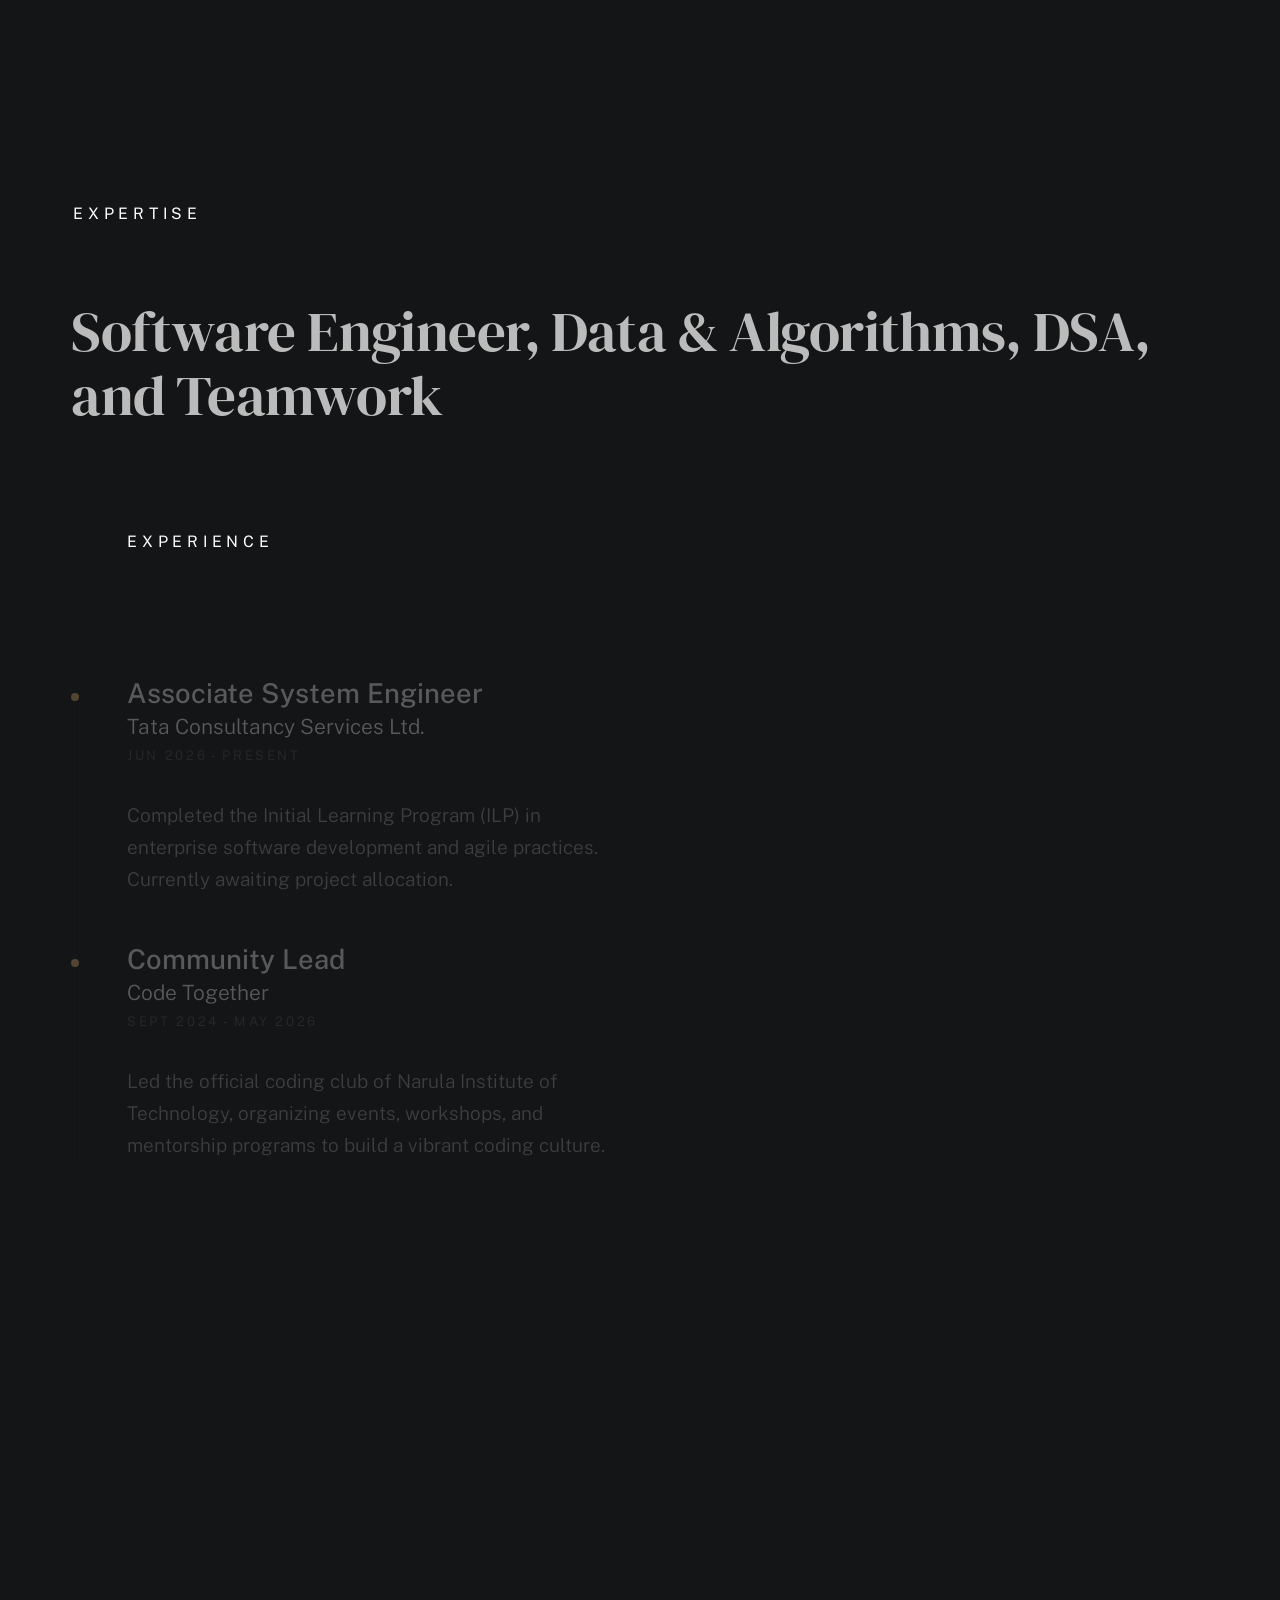
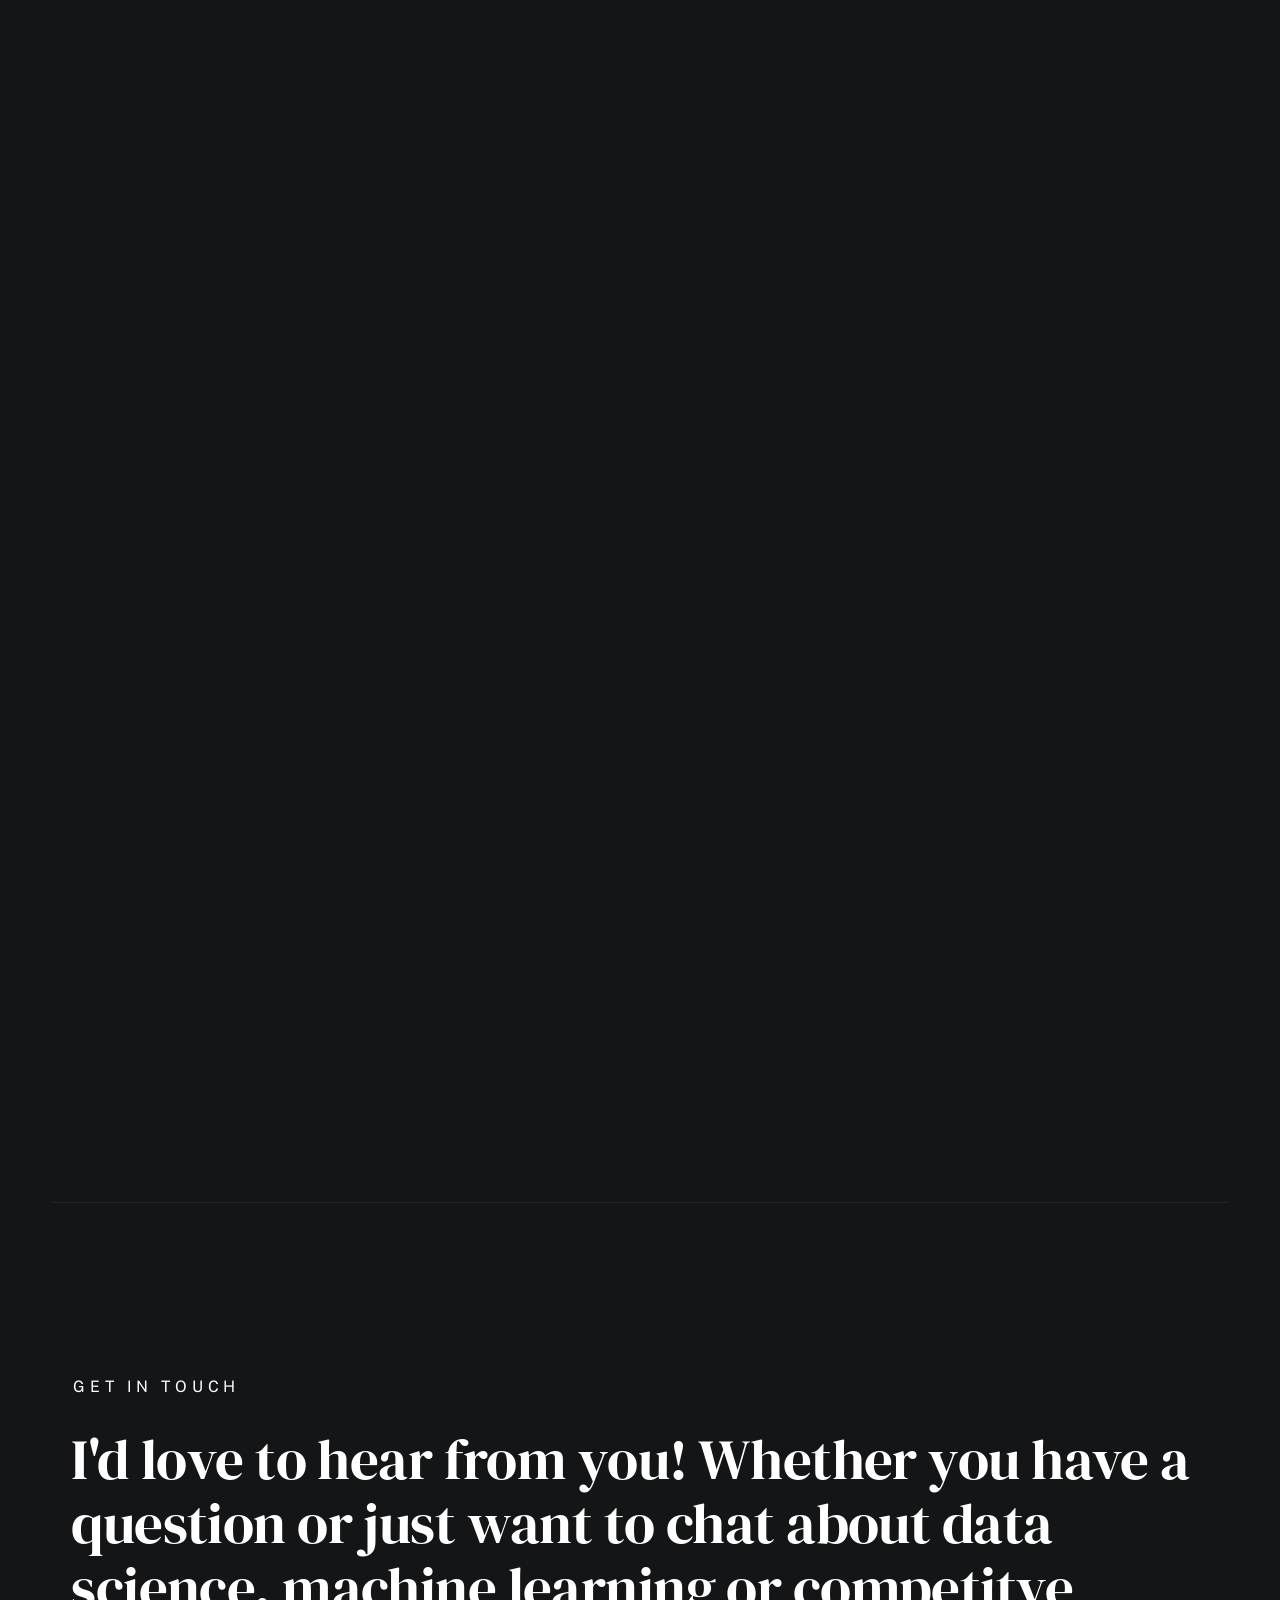
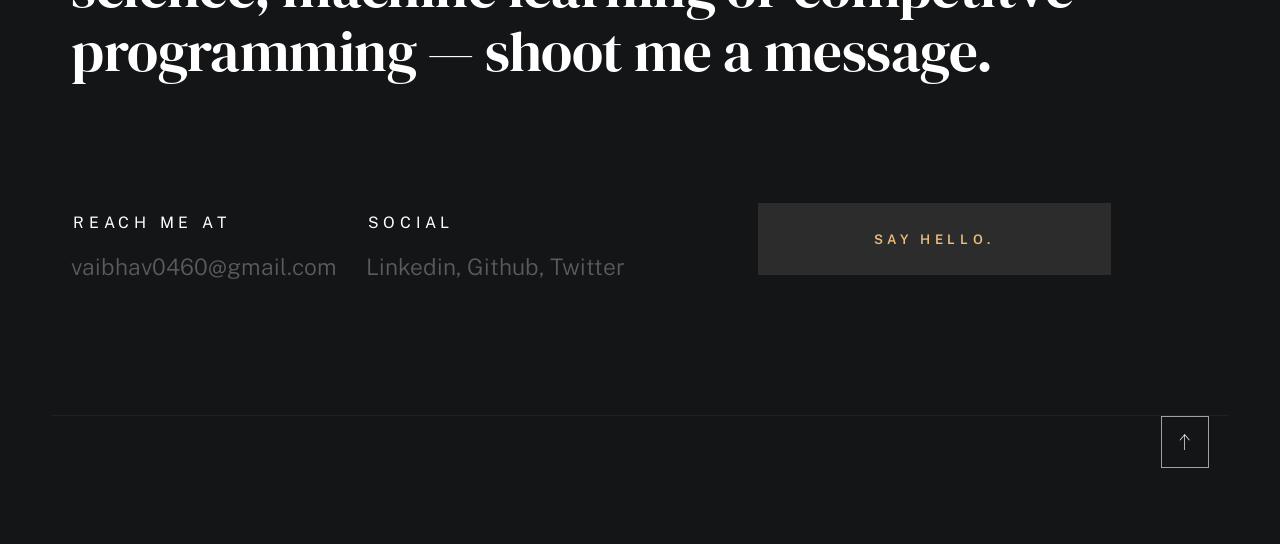
<file: index.html>
<!DOCTYPE html>
<html class="no-js ss-preload" lang="en">

<head>

    <!--- basic page needs ================================================== -->
    <meta charset="utf-8">
    <title>Vaibhav</title>
    <meta name="description" content="Personal Portfolio">
    <meta name="author" content="Vaibhav Mishra">

    <!-- mobile specific metas ================================================== -->
    <meta name="viewport" content="width=device-width, initial-scale=1">

    <!-- CSS ================================================== -->
    <link rel="stylesheet" href="css/vendor.css">
    <link rel="stylesheet" href="css/styles.css">

    <!-- favicons ================================================== -->
    <link rel="apple-touch-icon" sizes="180x180" href="Logo.png">
    <link rel="icon" type="image/png" sizes="32x32" href="Logo.png">
    <link rel="icon" type="image/png" sizes="16x16" href="Logo.png">
    <link rel="manifest" href="site.webmanifest">

</head>

<body id="top">

    <!-- # preloader ================================================== -->
    <div id="preloader">
        <div id="loader">
        </div>
    </div>

    <!-- # page wrap ================================================== -->
    <div class="s-pagewrap">
        <div class="circles">
            <span></span>
            <span></span>
            <span></span>
            <span></span>
            <span></span>
        </div>

        <!-- ## site header ================================================== -->
        <header class="s-header">

            <div class="header-mobile">
                <span class="mobile-home-link"><a href="index.html">VM</a></span>
                <a class="mobile-menu-toggle" href="#0"><span>Menu</span></a>
            </div>

            <div class="row wide main-nav-wrap">
                <nav class="column lg-12 main-nav">
                    <ul>
                        <li><a href="index.html" class="home-link">VM</a></li>
                        <li class="current"><a href="#intro" class="smoothscroll">Intro</a></li>
                        <li><a href="#about" class="smoothscroll">About</a></li>
                        <li><a href="#works" class="smoothscroll">Works</a></li>
                        <li><a href="#contact" class="smoothscroll">Say Hello</a></li>
                    </ul>
                </nav>
            </div>

        </header> <!-- end s-header -->


        <!-- ## main content ==================================================- -->
        <main class="s-content">


            <!-- ### intro ================================================== -->
            <section id="intro" class="s-intro target-section">

                <div class="row intro-content wide">

                    <div class="column">
                        <div class="text-pretitle with-line"> Hello World </div>
                        <h1 class="text-huge-title">
                            I am Vaibhav, <br>
                            software engineer<br>
                            & data enthusiast.
                        </h1>
                    </div>

                    <ul class="intro-social">
                        <li><a href="https://www.linkedin.com/in/vaibhav0460/">Linkedin</a></li>
                        <li><a href="https://github.com/Vaibhav0460">Github</a></li>
                        <li><a href="https://x.com/Vaibhav0460">Twitter</a></li>
                    </ul>

                </div> <!-- end intro content -->

                <a href="#about" class="intro-scrolldown smoothscroll">
                    <svg width="24" height="24" viewBox="0 0 24 24" xmlns="http://www.w3.org/2000/svg"
                        fill-rule="evenodd" clip-rule="evenodd">
                        <path
                            d="M11 21.883l-6.235-7.527-.765.644 7.521 9 7.479-9-.764-.645-6.236 7.529v-21.884h-1v21.883z" />
                    </svg>
                </a>

            </section> <!-- end s-intro -->

            <!-- ### about ================================================== -->
            <section id="about" class="s-about target-section">

                <div class="row about-info wide" data-animate-block>

                    <div class="column lg-6 md-12 about-info__pic-block">
                        <img src="images/Picture.png" srcset="images/Picture.png 1x, images/Picture.png 2x" alt=""
                            class="about-info__pic" width="600" height="800" data-animate-el>
                    </div>

                    <div class="column lg-6 md-12">
                        <div class="about-info__text" data-animate-el>

                            <h2 class="text-pretitle with-line" data-animate-el>
                                About
                            </h2>
                            <p class="attention-getter" data-animate-el>
                                I'm Vaibhav. I live at the intersection of logic and imagination. By day, I'm a
                                community builder and competitive programmer cracking complex algorithms. By night, I'm
                                an architect of digital experiences, turning caffeine into clean code and wild ideas
                                into reality.
                            </p>
                            <p data-animate-el
                                style="font-size: 2.2rem; font-style: italic; color: var(--color-1); margin-bottom: 3rem;">
                                I believe every "impossible" problem has an elegant solution just waiting to be
                                discovered. The real question is... what are we building next?
                            </p>
                            <a href="https://drive.google.com/drive/u/0/folders/1CDT1L_EZLSS7vELa1vIIXPzy6fLHelB0"
                                target="_blank" class="btn btn--medium u-fullwidth" data-animate-el>Download CV</a>

                        </div>
                    </div>
                </div> <!-- about-info -->


                <div class="row about-expertise" data-animate-block>
                    <div class="column lg-12">

                        <h2 class="text-pretitle" data-animate-el>Expertise</h2>
                        <ul class="skills-list h1" data-animate-el>
                            <li>Software Engineer</li>
                            <li>Data & Algorithms</li>
                            <li>DSA</li>
                            <li>and Teamwork</li>
                        </ul>

                    </div>
                </div> <!-- end about-expertise -->

                <div class="row about-timelines" data-animate-block>
                    <div class="column lg-6 tab-12">

                        <h2 class="text-pretitle" data-animate-el>
                            Experience
                        </h2>

                        <div class="timeline" data-animate-el>
                            <div class="timeline__block">
                                <div class="timeline__bullet"></div>
                                <div class="timeline__header">
                                    <h4 class="timeline__title">Associate System Engineer</h3>
                                        <h5 class="timeline__meta">Tata Consultancy Services Ltd.</h5>
                                        <p class="timeline__timeframe">Jun 2026 - Present</p>
                                </div>
                                <div class="timeline__desc">
                                    <p>Completed the Initial Learning Program (ILP) in enterprise software development
                                        and agile practices. Currently awaiting project allocation.
                                    </p>
                                </div>
                            </div>

                            <div class="timeline__block">
                                <div class="timeline__bullet"></div>
                                <div class="timeline__header">
                                    <h4 class="timeline__title">Community Lead</h3>
                                        <h5 class="timeline__meta">Code Together</h5>
                                        <p class="timeline__timeframe">Sept 2024 - May 2026</p>
                                </div>
                                <div class="timeline__desc">
                                    <p>Led the official coding club of Narula Institute of Technology, organizing
                                        events, workshops, and mentorship programs to build a vibrant coding culture.
                                    </p>
                                </div>
                            </div>

                        </div> <!-- end timeline -->
                    </div> <!-- end column -->

                    <div class="column lg-6 tab-12">

                        <h2 class="text-pretitle" data-animate-el>
                            Education
                        </h2>

                        <div class="timeline" data-animate-el>
                            <div class="timeline__block">
                                <div class="timeline__bullet"></div>
                                <div class="timeline__header">
                                    <h4 class="timeline__title">Narula Institute of Technology</h3>
                                        <h5 class="timeline__meta">B.Tech. in Computer Science & Engineering</h5>
                                        <p class="timeline__timeframe">2022 - 2026</p>
                                </div>
                                <div class="timeline__desc">
                                    <p>Relevant Coursework: Data Structures and Algorithms, Object Oriented Programming,
                                        Database Management Systems, Operating Systems, Computer Networks.</p>
                                </div>
                            </div>

                            <div class="timeline__block">
                                <div class="timeline__bullet"></div>
                                <div class="timeline__header">
                                    <h4 class="timeline__title">Central Modern School</h4>
                                    <h5 class="timeline__meta">ICSE(X) & ISC(XII)</h5>
                                    <p class="timeline__timeframe">2018 - 2022</p>
                                </div>
                                <div class="timeline__desc">
                                    <p>Completed secondary and high school education with a focus on computer science
                                        and mathematics.</p>
                                </div>
                            </div>

                        </div> <!-- end timeline -->
                    </div> <!-- end column -->

                </div> <!-- end about-timelines -->

                <!-- ### styles ================================================== -->
                <!-- <div id="styles" class="s-styles"> -->
                <div class="row u-add-half-bottom" data-animate-block>

                    <div class="column lg-6 tab-12">
                        <!-- <h3>Stats Tabs</h3> -->
                        <div class="row u-add-half-bottom" data-animate-block>

                            <div class="column lg-6 tab-12">
                                <ul class="stats-tabs" data-animate-el>
                                    <li><a href="#0">1,200+ <em>Problems Solved</em></a></li><br>
                                    <li><a href="#0">120+ <em>Contests</em></a></li>
                                </ul>
                            </div>
                            <div class="column lg-6 tab-12">
                                <ul class="stats-tabs" data-animate-el>
                                    <li><a
                                            href="https://codeforces.com/profile/vaibhav0460">Specialist<em>Codeforces</em></a>
                                    </li><br>
                                    <li><a href="https://leetcode.com/u/Vaibhav0460/">Knight<em>LeetCode</em></a></li>
                                </ul>
                            </div>
                        </div>
                        <!-- <h3>Stats Tabs</h3> -->
                        <ul class="stats-tabs" data-animate-el>
                            <li><img src="images/icons/icons8-c-100.png" alt=""></li>
                            <li><img src="images/icons/icons8-python-100.png" alt=""></li>
                            <li><img src="images/icons/icons8-java-100.png" alt=""></li><br>
                            <li><img src="images/icons/icons8-html5-100.png" alt=""></li>
                            <li><img src="images/icons/icons8-css3-100.png" alt=""></li>
                            <li><img src="images/icons/icons8-javascript-100.png" alt=""></li>
                        </ul>
                    </div>

                    <div class="column lg-6 tab-12">
                        <!-- <h3 class="u-add-bottom">Skill Bars</h3> -->
                        <ul class="skill-bars" data-animate-el>
                            <li>
                                <div class="progress percent90"><span>90%</span></div>
                                <strong>C/C++</strong>
                            </li>
                            <li>
                                <div class="progress percent85"><span>85%</span></div>
                                <strong>Python</strong>
                            </li>
                            <li>
                                <div class="progress percent70"><span>70%</span></div>
                                <strong>SQL</strong>
                            </li>
                            <li>
                                <div class="progress percent95"><span>95%</span></div>
                                <strong>Data Analysis</strong>
                            </li>
                            <li>
                                <div class="progress percent95"><span>70%</span></div>
                                <strong>Java</strong>
                            </li>
                            <li>
                                <div class="progress percent90"><span>90%</span></div>
                                <strong>Web Development</strong>
                            </li>
                            <li>
                                <div class="progress percent75"><span>75%</span></div>
                                <strong>Django</strong>
                            </li>
                        </ul>
                    </div>

                </div> <!-- end row -->


                <!-- </div> end content-wrap -->

            </section> <!-- end s-about -->

            <!-- ### works ================================================== -->
            <section id="works" class="s-works target-section">

                <div class="row works-portfolio">
                    <div class="column lg-12" data-animate-block>

                        <h2 class="text-pretitle" data-animate-el>
                            Recent Works
                        </h2>
                        <p class="h1" data-animate-el>
                            Here are some of my favorite projects I have done lately. Feel free to check them out.
                        </p>

                        <ul class="folio-list row block-lg-one-half block-stack-on-1000">

                            <!-- Lokvidhi -->
                            <li class="folio-list__item column" data-animate-el>
                                <a class="folio-list__item-link" href="#modal-01">
                                    <div class="folio-list__item-pic">
                                        <img src="images/portfolio/Lokvidhi.png"
                                            srcset="images/portfolio/Lokvidhi.png 1x, images/portfolio/Lokvidhi.png 2x"
                                            alt="">
                                    </div>

                                    <div class="folio-list__item-text">
                                        <div class="folio-list__item-cat">
                                            Legal Literacy Platform
                                        </div>
                                        <div class="folio-list__item-title">
                                            Lokvidhi
                                        </div>
                                    </div>
                                </a>
                                <a class="folio-list__proj-link" href="#" title="project link">
                                    <svg width="15" height="15" viewBox="0 0 15 15" fill="none"
                                        xmlns="http://www.w3.org/2000/svg">
                                        <path
                                            d="M8.14645 3.14645C8.34171 2.95118 8.65829 2.95118 8.85355 3.14645L12.8536 7.14645C13.0488 7.34171 13.0488 7.65829 12.8536 7.85355L8.85355 11.8536C8.65829 12.0488 8.34171 12.0488 8.14645 11.8536C7.95118 11.6583 7.95118 11.3417 8.14645 11.1464L11.2929 8H2.5C2.22386 8 2 7.77614 2 7.5C2 7.22386 2.22386 7 2.5 7H11.2929L8.14645 3.85355C7.95118 3.65829 7.95118 3.34171 8.14645 3.14645Z"
                                            fill="currentColor" fill-rule="evenodd" clip-rule="evenodd"></path>
                                    </svg>
                                </a>
                            </li>

                            <!-- EchoJournal -->
                            <li class="folio-list__item column" data-animate-el>
                                <a class="folio-list__item-link" href="#modal-02">
                                    <div class="folio-list__item-pic">
                                        <img src="images/portfolio/EchoJournal.png"
                                            srcset="images/portfolio/EchoJournal.png 1x, images/portfolio/EchoJournal.png 2x"
                                            alt="">
                                    </div>

                                    <div class="folio-list__item-text">
                                        <div class="folio-list__item-cat">
                                            AI-Driven Meta Cognitive Framework
                                        </div>
                                        <div class="folio-list__item-title">
                                            EchoJournal
                                        </div>
                                    </div>
                                </a>
                                <a class="folio-list__proj-link" href="#" title="project link">
                                    <svg width="15" height="15" viewBox="0 0 15 15" fill="none"
                                        xmlns="http://www.w3.org/2000/svg">
                                        <path
                                            d="M8.14645 3.14645C8.34171 2.95118 8.65829 2.95118 8.85355 3.14645L12.8536 7.14645C13.0488 7.34171 13.0488 7.65829 12.8536 7.85355L8.85355 11.8536C8.65829 12.0488 8.34171 12.0488 8.14645 11.8536C7.95118 11.6583 7.95118 11.3417 8.14645 11.1464L11.2929 8H2.5C2.22386 8 2 7.77614 2 7.5C2 7.22386 2.22386 7 2.5 7H11.2929L8.14645 3.85355C7.95118 3.65829 7.95118 3.34171 8.14645 3.14645Z"
                                            fill="currentColor" fill-rule="evenodd" clip-rule="evenodd"></path>
                                    </svg>
                                </a>
                            </li>

                            <!-- Vendor Performance Analytics -->
                            <li class="folio-list__item column" data-animate-el>
                                <a class="folio-list__item-link" href="#modal-03">
                                    <div class="folio-list__item-pic">
                                        <img src="images/portfolio/VP.png"
                                            srcset="images/portfolio/VP.png 1x, images/portfolio/VP.png 2x" alt="">
                                    </div>

                                    <div class="folio-list__item-text">
                                        <div class="folio-list__item-cat">
                                            Data Analytics
                                        </div>
                                        <div class="folio-list__item-title">
                                            Vendor Performance Report
                                        </div>
                                    </div>
                                </a>
                                <a class="folio-list__proj-link" href="#" title="project link">
                                    <svg width="15" height="15" viewBox="0 0 15 15" fill="none"
                                        xmlns="http://www.w3.org/2000/svg">
                                        <path
                                            d="M8.14645 3.14645C8.34171 2.95118 8.65829 2.95118 8.85355 3.14645L12.8536 7.14645C13.0488 7.34171 13.0488 7.65829 12.8536 7.85355L8.85355 11.8536C8.65829 12.0488 8.34171 12.0488 8.14645 11.8536C7.95118 11.6583 7.95118 11.3417 8.14645 11.1464L11.2929 8H2.5C2.22386 8 2 7.77614 2 7.5C2 7.22386 2.22386 7 2.5 7H11.2929L8.14645 3.85355C7.95118 3.65829 7.95118 3.34171 8.14645 3.14645Z"
                                            fill="currentColor" fill-rule="evenodd" clip-rule="evenodd"></path>
                                    </svg>
                                </a>
                            </li>

                            <!-- ClickCart -->
                            <li class="folio-list__item column" data-animate-el>
                                <a class="folio-list__item-link" href="#modal-04">
                                    <div class="folio-list__item-pic">
                                        <img src="images/portfolio/ClickCart.png"
                                            srcset="images/portfolio/ClickCart.png 1x, images/portfolio/ClickCart.png 2x"
                                            alt="">
                                    </div>

                                    <div class="folio-list__item-text">
                                        <div class="folio-list__item-cat">
                                            E-Commerce Website
                                        </div>
                                        <div class="folio-list__item-title">
                                            ClickCart
                                        </div>
                                    </div>
                                </a>
                                <a class="folio-list__proj-link" href="#" title="project link">
                                    <svg width="15" height="15" viewBox="0 0 15 15" fill="none"
                                        xmlns="http://www.w3.org/2000/svg">
                                        <path
                                            d="M8.14645 3.14645C8.34171 2.95118 8.65829 2.95118 8.85355 3.14645L12.8536 7.14645C13.0488 7.34171 13.0488 7.65829 12.8536 7.85355L8.85355 11.8536C8.65829 12.0488 8.34171 12.0488 8.14645 11.8536C7.95118 11.6583 7.95118 11.3417 8.14645 11.1464L11.2929 8H2.5C2.22386 8 2 7.77614 2 7.5C2 7.22386 2.22386 7 2.5 7H11.2929L8.14645 3.85355C7.95118 3.65829 7.95118 3.34171 8.14645 3.14645Z"
                                            fill="currentColor" fill-rule="evenodd" clip-rule="evenodd"></path>
                                    </svg>
                                </a>
                            </li>

                            <!-- <li class="folio-list__item column" data-animate-el>
                                <a class="folio-list__item-link" href="#modal-04">
                                    <div class="folio-list__item-pic">
                                        <img src="images/portfolio/skaterboy.jpg"
                                             srcset="images/portfolio/skaterboy.jpg 1x, images/portfolio/skaterboy@2x.jpg 2x" alt="">
                                    </div>
                                    
                                    <div class="folio-list__item-text">
                                        <div class="folio-list__item-cat">
                                            Website
                                        </div>
                                        <div class="folio-list__item-title">
                                            Since Day One.
                                        </div>
                                    </div>
                                </a>
                                <a class="folio-list__proj-link" href="#" title="project link">
                                    <svg width="15" height="15" viewBox="0 0 15 15" fill="none" xmlns="http://www.w3.org/2000/svg"><path d="M8.14645 3.14645C8.34171 2.95118 8.65829 2.95118 8.85355 3.14645L12.8536 7.14645C13.0488 7.34171 13.0488 7.65829 12.8536 7.85355L8.85355 11.8536C8.65829 12.0488 8.34171 12.0488 8.14645 11.8536C7.95118 11.6583 7.95118 11.3417 8.14645 11.1464L11.2929 8H2.5C2.22386 8 2 7.77614 2 7.5C2 7.22386 2.22386 7 2.5 7H11.2929L8.14645 3.85355C7.95118 3.65829 7.95118 3.34171 8.14645 3.14645Z" fill="currentColor" fill-rule="evenodd" clip-rule="evenodd"></path></svg>
                                </a>
                            </li> 

                            <li class="folio-list__item column" data-animate-el>
                                <a class="folio-list__item-link" href="#modal-05">
                                    <div class="folio-list__item-pic">
                                        <img src="images/portfolio/sanddunes.jpg" 
                                             srcset="images/portfolio/sanddunes.jpg 1x, images/portfolio/sanddunes@2x.jpg 2x" alt="">
                                    </div>
                                    
                                    <div class="folio-list__item-text">
                                        <div class="folio-list__item-cat">
                                            Illustration
                                        </div>
                                        <div class="folio-list__item-title">
                                            Sand Dunes.
                                        </div>
                                    </div>
                                </a>
                                <a class="folio-list__proj-link" href="#" title="project link">
                                    <svg width="15" height="15" viewBox="0 0 15 15" fill="none" xmlns="http://www.w3.org/2000/svg"><path d="M8.14645 3.14645C8.34171 2.95118 8.65829 2.95118 8.85355 3.14645L12.8536 7.14645C13.0488 7.34171 13.0488 7.65829 12.8536 7.85355L8.85355 11.8536C8.65829 12.0488 8.34171 12.0488 8.14645 11.8536C7.95118 11.6583 7.95118 11.3417 8.14645 11.1464L11.2929 8H2.5C2.22386 8 2 7.77614 2 7.5C2 7.22386 2.22386 7 2.5 7H11.2929L8.14645 3.85355C7.95118 3.65829 7.95118 3.34171 8.14645 3.14645Z" fill="currentColor" fill-rule="evenodd" clip-rule="evenodd"></path></svg>
                                </a>
                            </li> 

                            <li class="folio-list__item column" data-animate-el>
                                <a class="folio-list__item-link" href="#modal-06">
                                    <div class="folio-list__item-pic">
                                        <img src="images/portfolio/minimalismo.jpg" 
                                             srcset="images/portfolio/minimalismo.jpg 1x, images/portfolio/minimalismo@2x.jpg 2x" alt="">
                                    </div>
                                    
                                    <div class="folio-list__item-text">
                                        <div class="folio-list__item-cat">
                                            Branding
                                        </div>
                                        <div class="folio-list__item-title">
                                            Minimalismo.
                                        </div>
                                    </div>
                                </a>
                                <a class="folio-list__proj-link" href="#" title="project link">
                                    <svg width="15" height="15" viewBox="0 0 15 15" fill="none" xmlns="http://www.w3.org/2000/svg"><path d="M8.14645 3.14645C8.34171 2.95118 8.65829 2.95118 8.85355 3.14645L12.8536 7.14645C13.0488 7.34171 13.0488 7.65829 12.8536 7.85355L8.85355 11.8536C8.65829 12.0488 8.34171 12.0488 8.14645 11.8536C7.95118 11.6583 7.95118 11.3417 8.14645 11.1464L11.2929 8H2.5C2.22386 8 2 7.77614 2 7.5C2 7.22386 2.22386 7 2.5 7H11.2929L8.14645 3.85355C7.95118 3.65829 7.95118 3.34171 8.14645 3.14645Z" fill="currentColor" fill-rule="evenodd" clip-rule="evenodd"></path></svg>
                                </a>
                            </li>  -->

                        </ul> <!-- end folio-list -->
                    </div> <!-- end column -->

                    <!-- Modal Templates Popup -->

                    <div id="modal-01" hidden>
                        <div class="modal-popup">
                            <img src="images/portfolio/LokvidhiH.png" alt="">

                            <div class="modal-popup__desc">
                                <h5>Lokvidhi</h5>
                                <p>Comprehensive legal literacy platform designed to make Indian law accessible to
                                    everyone.Interactive scenarios, AI guidance, and smart tools to make Indian law
                                    simple, accessible, and actionable.
                                </p>
                                <ul class="modal-popup__cat">
                                    <li>NextJS</li>
                                    <li>ExpressJS</li>
                                    <li>PostgresSQL</li>
                                    <li>React</li>
                                    <li>Tailwind</li>
                                </ul>
                            </div>

                            <a href="https://lokvidhi.vercel.app" class="modal-popup__details" target="_blank">Project
                                link</a>
                        </div>
                    </div>

                    <div id="modal-02" hidden>
                        <div class="modal-popup">
                            <img src="images/portfolio/EchoJournalH.png" alt="">

                            <div class="modal-popup__desc">
                                <h5>EchoJournal</h5>
                                <p>Privacy-first, AI-powered journaling desktop app that runs entirely on your device.
                                    Local vector search, semantic AI recall, offline LLM inference, and journal export.
                                    No cloud, no subscriptions, no compromise on privacy.</p>
                                <ul class="modal-popup__cat">
                                    <li>Tauri</li>
                                    <li>Rust</li>
                                    <li>NextJS</li>
                                    <li>Llama</li>
                                    <li>Tailwind</li>
                                </ul>
                            </div>

                            <a href="https://github.com/Vaibhav0460/EchoJournal" target="_blank"
                                class="modal-popup__details">Project link</a>
                        </div>
                    </div>

                    <div id="modal-03" hidden>
                        <div class="modal-popup">
                            <img src="images/portfolio/VP.png" alt="">

                            <div class="modal-popup__desc">
                                <h5>Vendor Performance Report</h5>
                                <p>Built a full-cycle vendor performance analytics solution using SQL, Python, and Power
                                    BI—covering ETL, business data analysis, dashboarding, and reporting for actionable
                                    decision-making.</p>
                                <ul class="modal-popup__cat">
                                    <li>Jupyter</li>
                                    <li>Python</li>
                                    <li>Pandas</li>
                                    <li>Numpy</li>
                                    <li>Seaborn</li>
                                    <li>Matplotlib</li>
                                    <li>Power BI</li>
                                </ul>
                            </div>

                            <a href="https://github.com/Vaibhav0460/Vendor-Performance-Data-Analytics" target="_blank"
                                class="modal-popup__details">Project link</a>
                        </div>
                    </div>

                    <div id="modal-04" hidden>
                        <div class="modal-popup">
                            <img src="images/portfolio/ClickCart.png" alt="">

                            <div class="modal-popup__desc">
                                <h5>ClickCart</h5>
                                <p>A responsive e-commerce platform allowing users to browse, purchase products, track
                                    deliveries, and generate invoices. Supports both customer and admin roles for
                                    seamless management, with integrated payment processing and multi-device
                                    compatibility.</p>
                                <ul class="modal-popup__cat">
                                    <li>HTML</li>
                                    <li>CSS</li>
                                    <li>JavaScript</li>
                                    <li>Python</li>
                                    <li>Django</li>
                                    <li>SQLite</li>
                                </ul>
                            </div>

                            <a href="https://vaibhav0460.pythonanywhere.com/" target="_blank"
                                class="modal-popup__details">Project link</a>
                        </div>
                    </div>

                    <!-- <div id="modal-04" hidden>
                        <div class="modal-popup">
                            <img src="images/portfolio/gallery/g-skaterboy.jpg" alt="">
                
                            <div class="modal-popup__desc">
                                <h5>Since Day One</h5>
                                <p>Dolores velit qui quos nobis. Aliquam delectus voluptas quos possimus non voluptatem voluptas voluptas. Est doloribus eligendi porro doloribus voluptatum.</p>
                                <ul class="modal-popup__cat">
                                    <li>Website</li>
                                </ul>
                            </div>
                
                            <a href="https://www.behance.net/" class="modal-popup__details">Project link</a>
                        </div>
                    </div> 

                    <div id="modal-05" hidden>
                        <div class="modal-popup">

                            <img src="images/portfolio/gallery/g-sanddunes.jpg" alt="">
                
                            <div class="modal-popup__desc">
                                <h5>Sand Dunes</h5>
                                <p>Proin gravida nibh vel velit auctor aliquet. Aenean sollicitudin, lorem quis bibendum auctor, nisi elit consequat ipsum, nec sagittis sem nibh id elit.</p>
                                <ul class="modal-popup__cat">
                                    <li>Illustration</li>
                                </ul>
                            </div>
                
                            <a href="https://www.behance.net/" class="modal-popup__details">Project link</a>
                        </div>
                    </div> 

                    <div id="modal-06" hidden>
                        <div class="modal-popup">
                            <img src="images/portfolio/gallery/g-minimalismo.jpg" alt="">
                
                            <div class="modal-popup__desc">
                                <h5>Minimalismo</h5>
                                <p>Quisquam vel libero consequuntur autem voluptas. Qui aut vero. Omnis fugit mollitia cupiditate voluptas. Aenean sollicitudin, lorem quis bibendum auctor.</p>
                                <ul class="modal-popup__cat">
                                    <li>Branding</li>
                                    <li>Product Design</li>
                                </ul>
                            </div>
                
                            <a href="https://www.behance.net/" class="modal-popup__details">Project link</a>
                        </div>
                    </div>  -->

                </div> <!-- end works-portfolio -->

            </section> <!-- end s-works -->

            <!-- ### contact ================================================== -->
            <section id="contact" class="s-contact target-section">

                <div class="row contact-top">
                    <div class="column lg-12">
                        <h2 class="text-pretitle">
                            Get In Touch
                        </h2>

                        <p class="h1">
                            I'd love to hear from you!
                            Whether you have a question or just want to chat about data science,
                            machine learning or competitve programming — shoot me a message.
                        </p>
                    </div>
                </div> <!-- end contact-top -->

                <div class="row contact-bottom">
                    <div class="column lg-3 md-5 tab-6 stack-on-550 contact-block">
                        <h3 class="text-pretitle">Reach me at</h3>
                        <p class="contact-links">
                            <a href="mailto:vaibhav0460@gmail.com" class="mailtoui">vaibhav0460@gmail.com</a> <br>
                            <!-- <a href="tel:+91 81000 42361">+91 81000 42361</a> -->
                        </p>
                    </div>
                    <div class="column lg-4 md-5 tab-6 stack-on-550 contact-block">
                        <h3 class="text-pretitle">Social</h3>
                        <ul class="contact-social">
                            <li><a href="https://www.linkedin.com/in/vaibhav0460/">Linkedin</a></li>
                            <li><a href="https://github.com/Vaibhav0460">Github</a></li>
                            <li><a href="https://x.com/Vaibhav0460">Twitter</a></li>
                            <!-- <li><a href="#0">Dribble</a></li> -->
                            <!-- <li><a href="#0">Instagram</a></li> -->
                        </ul>
                    </div>
                    <div class="column lg-4 md-12 contact-block">
                        <a href="mailto:vaibhav0460@gmail.com"
                            class="mailtoui btn btn--medium u-fullwidth contact-btn">Say Hello.</a>
                    </div>
                </div> <!-- end contact-bottom -->

            </section> <!-- end contact -->

        </main> <!-- end s-content -->

        <!-- ## footer ================================================== -->
        <footer class="s-footer">

            <div class="row">
                <!-- <div class="column ss-copyright">
                    <span>© Copyright Vaibhav 2025</span>
                </div> -->

                <div class="ss-go-top">
                    <a class="smoothscroll" title="Back to Top" href="#top">
                        <svg xmlns="http://www.w3.org/2000/svg" viewBox="0 0 24 24" fill-rule="evenodd"
                            clip-rule="evenodd">
                            <path
                                d="M11 2.206l-6.235 7.528-.765-.645 7.521-9 7.479 9-.764.646-6.236-7.53v21.884h-1v-21.883z" />
                        </svg>
                    </a>
                </div>
            </div>

        </footer> <!-- end s-footer -->

    </div> <!-- end -s-pagewrap -->

    <!-- Java Script ================================================== -->
    <script src="js/plugins.js"></script>
    <script src="js/main.js"></script>

</body>

</html>
</file>
<file: css/vendor.css>
/* ===================================================================
 * Theme Third-party Stylesheets
 * Template Ver. 1.0.0
 * 02-16-2021
 * -------------------------------------------------------------------
 *
 * TOC:
 * 
 * # PrismJS 1.20.0
 * # Swiper 6.4.5
 * # Basiclightbox
 * 
 * ------------------------------------------------------------------- */



/* ===================================================================
 * # PrismJS 1.20.0
 *   https://prismjs.com/download.html#themes=prism-tomorrow&languages=markup+css+clike+javascript+markup-templating+php
 *   
 *   prism.js tomorrow night eighties for JavaScript, CoffeeScript, CSS and HTML
 *   Based on https://github.com/chriskempson/tomorrow-theme
 *   @author Rose Pritchard
 * ------------------------------------------------------------------- */

code[class*="language-"],
pre[class*="language-"] {
    color           : #ccc;
    background      : none;
    font-family     : var(--font-mono);
    font-size       : calc(var(--text-size) * 0.9444);
    text-align      : left;
    white-space     : pre;
    word-spacing    : normal;
    word-break      : normal;
    word-wrap       : normal;
    line-height     : var(--vspace-1);
    -moz-tab-size   : 4;
    -o-tab-size     : 4;
    tab-size        : 4;
    -webkit-hyphens : none;
    -moz-hyphens    : none;
    -ms-hyphens     : none;
    hyphens         : none;
}

/* Code blocks */

pre[class*="language-"] {
    padding  : var(--vspace-0_5) 0 var(--vspace-1);
    margin   : 0;
    overflow : auto;
}

:not(pre)>code[class*="language-"],
pre[class*="language-"] {
    background : #2d2d2d;
}

/* Inline code */

:not(pre)>code[class*="language-"] {
    padding     : .1em;
    white-space : normal;
}

.token.comment,
.token.block-comment,
.token.prolog,
.token.doctype,
.token.cdata {
    color : #999;
}

.token.punctuation {
    color : #ccc;
}

.token.tag,
.token.attr-name,
.token.namespace,
.token.deleted {
    color : #e2777a;
}

.token.function-name {
    color : #6196cc;
}

.token.boolean,
.token.number,
.token.function {
    color : #f08d49;
}

.token.property,
.token.class-name,
.token.constant,
.token.symbol {
    color : #f8c555;
}

.token.selector,
.token.important,
.token.atrule,
.token.keyword,
.token.builtin {
    color : #cc99cd;
}

.token.string,
.token.char,
.token.attr-value,
.token.regex,
.token.variable {
    color : #7ec699;
}

.token.operator,
.token.entity,
.token.url {
    color : #67cdcc;
}

.token.important,
.token.bold {
    font-weight : bold;
}

.token.italic {
    font-style : italic;
}

.token.entity {
    cursor : help;
}

.token.inserted {
    color : green;
}



/* ===================================================================
 * # Swiper 6.4.5
 *   Most modern mobile touch slider and framework with hardware accelerated transitions
 *   https://swiperjs.com
 *
 *   Copyright 2014-2020 Vladimir Kharlampidi
 *
 *   Released under the MIT License
 *
 *   Released on: December 18, 2020
 * ------------------------------------------------------------------- */

@font-face {
    font-family : "swiper-icons";
    src         : url("data:application/font-woff;charset=utf-8;base64, [base64]//wADZ2x5ZgAAAywAAADMAAAD2MHtryVoZWFkAAABbAAAADAAAAA2E2+eoWhoZWEAAAGcAAAAHwAAACQC9gDzaG10eAAAAigAAAAZAAAArgJkABFsb2NhAAAC0AAAAFoAAABaFQAUGG1heHAAAAG8AAAAHwAAACAAcABAbmFtZQAAA/gAAAE5AAACXvFdBwlwb3N0AAAFNAAAAGIAAACE5s74hXjaY2BkYGAAYpf5Hu/j+W2+MnAzMYDAzaX6QjD6/4//Bxj5GA8AuRwMYGkAPywL13jaY2BkYGA88P8Agx4j+/8fQDYfA1AEBWgDAIB2BOoAeNpjYGRgYNBh4GdgYgABEMnIABJzYNADCQAACWgAsQB42mNgYfzCOIGBlYGB0YcxjYGBwR1Kf2WQZGhhYGBiYGVmgAFGBiQQkOaawtDAoMBQxXjg/wEGPcYDDA4wNUA2CCgwsAAAO4EL6gAAeNpj2M0gyAACqxgGNWBkZ2D4/wMA+xkDdgAAAHjaY2BgYGaAYBkGRgYQiAHyGMF8FgYHIM3DwMHABGQrMOgyWDLEM1T9/w8UBfEMgLzE////P/5//f/V/xv+r4eaAAeMbAxwIUYmIMHEgKYAYjUcsDAwsLKxc3BycfPw8jEQA/[base64]/uznmfPFBNODM2K7MTQ45YEAZqGP81AmGGcF3iPqOop0r1SPTaTbVkfUe4HXj97wYE+yNwWYxwWu4v1ugWHgo3S1XdZEVqWM7ET0cfnLGxWfkgR42o2PvWrDMBSFj/IHLaF0zKjRgdiVMwScNRAoWUoH78Y2icB/yIY09An6AH2Bdu/UB+yxopYshQiEvnvu0dURgDt8QeC8PDw7Fpji3fEA4z/PEJ6YOB5hKh4dj3EvXhxPqH/SKUY3rJ7srZ4FZnh1PMAtPhwP6fl2PMJMPDgeQ4rY8YT6Gzao0eAEA409DuggmTnFnOcSCiEiLMgxCiTI6Cq5DZUd3Qmp10vO0LaLTd2cjN4fOumlc7lUYbSQcZFkutRG7g6JKZKy0RmdLY680CDnEJ+UMkpFFe1RN7nxdVpXrC4aTtnaurOnYercZg2YVmLN/d/gczfEimrE/fs/bOuq29Zmn8tloORaXgZgGa78yO9/cnXm2BpaGvq25Dv9S4E9+5SIc9PqupJKhYFSSl47+Qcr1mYNAAAAeNptw0cKwkAAAMDZJA8Q7OUJvkLsPfZ6zFVERPy8qHh2YER+3i/BP83vIBLLySsoKimrqKqpa2hp6+jq6RsYGhmbmJqZSy0sraxtbO3sHRydnEMU4uR6yx7JJXveP7WrDycAAAAAAAH//wACeNpjYGRgYOABYhkgZgJCZgZNBkYGLQZtIJsFLMYAAAw3ALgAeNolizEKgDAQBCchRbC2sFER0YD6qVQiBCv/H9ezGI6Z5XBAw8CBK/m5iQQVauVbXLnOrMZv2oLdKFa8Pjuru2hJzGabmOSLzNMzvutpB3N42mNgZGBg4GKQYzBhYMxJLMlj4GBgAYow/P/PAJJhLM6sSoWKfWCAAwDAjgbRAAB42mNgYGBkAIIbCZo5IPrmUn0hGA0AO8EFTQAA") format("woff");
    font-weight : 400;
    font-style  : normal;
}

:root {
    --swiper-theme-color : #007aff;
}

.swiper-container {
    margin-left  : auto;
    margin-right : auto;
    position     : relative;
    overflow     : hidden;
    list-style   : none;
    padding      : 0;
    /* Fix of Webkit flickering */
    z-index      : 1;
}

.swiper-container-vertical>.swiper-wrapper {
    flex-direction : column;
}

.swiper-wrapper {
    position            : relative;
    width               : 100%;
    height              : 100%;
    z-index             : 1;
    display             : flex;
    transition-property : transform;
    box-sizing          : content-box;
}

.swiper-container-android .swiper-slide,
.swiper-wrapper {
    transform : translate3d(0px, 0, 0);
}

.swiper-container-multirow>.swiper-wrapper {
    flex-wrap : wrap;
}

.swiper-container-multirow-column>.swiper-wrapper {
    flex-wrap      : wrap;
    flex-direction : column;
}

.swiper-container-free-mode>.swiper-wrapper {
    transition-timing-function : ease-out;
    margin                     : 0 auto;
}

.swiper-slide {
    flex-shrink         : 0;
    width               : 100%;
    height              : 100%;
    position            : relative;
    transition-property : transform;
}

.swiper-slide-invisible-blank {
    visibility : hidden;
}

/* Auto Height */

.swiper-container-autoheight,
.swiper-container-autoheight .swiper-slide {
    height : auto;
}

.swiper-container-autoheight .swiper-wrapper {
    align-items         : flex-start;
    transition-property : transform, height;
}

/* 3D Effects */

.swiper-container-3d {
    perspective : 1200px;
}

.swiper-container-3d .swiper-wrapper,
.swiper-container-3d .swiper-slide,
.swiper-container-3d .swiper-slide-shadow-left,
.swiper-container-3d .swiper-slide-shadow-right,
.swiper-container-3d .swiper-slide-shadow-top,
.swiper-container-3d .swiper-slide-shadow-bottom,
.swiper-container-3d .swiper-cube-shadow {
    transform-style : preserve-3d;
}

.swiper-container-3d .swiper-slide-shadow-left,
.swiper-container-3d .swiper-slide-shadow-right,
.swiper-container-3d .swiper-slide-shadow-top,
.swiper-container-3d .swiper-slide-shadow-bottom {
    position       : absolute;
    left           : 0;
    top            : 0;
    width          : 100%;
    height         : 100%;
    pointer-events : none;
    z-index        : 10;
}

.swiper-container-3d .swiper-slide-shadow-left {
    background-image : linear-gradient(to left, rgba(0, 0, 0, 0.5), rgba(0, 0, 0, 0));
}

.swiper-container-3d .swiper-slide-shadow-right {
    background-image : linear-gradient(to right, rgba(0, 0, 0, 0.5), rgba(0, 0, 0, 0));
}

.swiper-container-3d .swiper-slide-shadow-top {
    background-image : linear-gradient(to top, rgba(0, 0, 0, 0.5), rgba(0, 0, 0, 0));
}

.swiper-container-3d .swiper-slide-shadow-bottom {
    background-image : linear-gradient(to bottom, rgba(0, 0, 0, 0.5), rgba(0, 0, 0, 0));
}

/* CSS Mode */

.swiper-container-css-mode>.swiper-wrapper {
    overflow           : auto;
    scrollbar-width    : none;
    /* For Firefox */
    -ms-overflow-style : none;
    /* For Internet Explorer and Edge */
}

.swiper-container-css-mode>.swiper-wrapper::-webkit-scrollbar {
    display : none;
}

.swiper-container-css-mode>.swiper-wrapper>.swiper-slide {
    scroll-snap-align : start start;
}

.swiper-container-horizontal.swiper-container-css-mode>.swiper-wrapper {
    scroll-snap-type : x mandatory;
}

.swiper-container-vertical.swiper-container-css-mode>.swiper-wrapper {
    scroll-snap-type : y mandatory;
}

:root {
    --swiper-navigation-size   : 44px;
    /*
    --swiper-navigation-color  : var(--swiper-theme-color);
    */
}

.swiper-button-prev,
.swiper-button-next {
    position        : absolute;
    top             : 50%;
    width           : calc(var(--swiper-navigation-size) / 44 * 27);
    height          : var(--swiper-navigation-size);
    margin-top      : calc(-1 * var(--swiper-navigation-size) / 2);
    z-index         : 10;
    cursor          : pointer;
    display         : flex;
    align-items     : center;
    justify-content : center;
    color           : var(--swiper-navigation-color, var(--swiper-theme-color));
}

.swiper-button-prev.swiper-button-disabled,
.swiper-button-next.swiper-button-disabled {
    opacity        : 0.35;
    cursor         : auto;
    pointer-events : none;
}

.swiper-button-prev:after,
.swiper-button-next:after {
    font-family    : swiper-icons;
    font-size      : var(--swiper-navigation-size);
    text-transform : none !important;
    letter-spacing : 0;
    text-transform : none;
    font-variant   : initial;
    line-height    : 1;
}

.swiper-button-prev,
.swiper-container-rtl .swiper-button-next {
    left  : 10px;
    right : auto;
}

.swiper-button-prev:after,
.swiper-container-rtl .swiper-button-next:after {
    content : "prev";
}

.swiper-button-next,
.swiper-container-rtl .swiper-button-prev {
    right : 10px;
    left  : auto;
}

.swiper-button-next:after,
.swiper-container-rtl .swiper-button-prev:after {
    content : "next";
}

.swiper-button-prev.swiper-button-white,
.swiper-button-next.swiper-button-white {
    --swiper-navigation-color : #ffffff;
}

.swiper-button-prev.swiper-button-black,
.swiper-button-next.swiper-button-black {
    --swiper-navigation-color : #000000;
}

.swiper-button-lock {
    display : none;
}

:root {
    /*
    --swiper-pagination-color: var(--swiper-theme-color);
    */
}

.swiper-pagination {
    position   : absolute;
    text-align : center;
    transition : 300ms opacity;
    transform  : translate3d(0, 0, 0);
    z-index    : 10;
}

.swiper-pagination.swiper-pagination-hidden {
    opacity : 0;
}

/* Common Styles */

.swiper-pagination-fraction,
.swiper-pagination-custom,
.swiper-container-horizontal>.swiper-pagination-bullets {
    bottom : 10px;
    left   : 0;
    width  : 100%;
}

/* Bullets */

.swiper-pagination-bullets-dynamic {
    overflow  : hidden;
    font-size : 0;
}

.swiper-pagination-bullets-dynamic .swiper-pagination-bullet {
    transform : scale(0.33);
    position  : relative;
}

.swiper-pagination-bullets-dynamic .swiper-pagination-bullet-active {
    transform : scale(1);
}

.swiper-pagination-bullets-dynamic .swiper-pagination-bullet-active-main {
    transform : scale(1);
}

.swiper-pagination-bullets-dynamic .swiper-pagination-bullet-active-prev {
    transform : scale(0.66);
}

.swiper-pagination-bullets-dynamic .swiper-pagination-bullet-active-prev-prev {
    transform : scale(0.33);
}

.swiper-pagination-bullets-dynamic .swiper-pagination-bullet-active-next {
    transform : scale(0.66);
}

.swiper-pagination-bullets-dynamic .swiper-pagination-bullet-active-next-next {
    transform : scale(0.33);
}

.swiper-pagination-bullet {
    width         : 8px;
    height        : 8px;
    display       : inline-block;
    border-radius : 100%;
    background    : #000;
    opacity       : 0.2;
}

button.swiper-pagination-bullet {
    border             : none;
    margin             : 0;
    padding            : 0;
    box-shadow         : none;
    -webkit-appearance : none;
    -moz-appearance    : none;
    appearance         : none;
}

.swiper-pagination-clickable .swiper-pagination-bullet {
    cursor : pointer;
}

.swiper-pagination-bullet-active {
    opacity    : 1;
    background : var(--swiper-pagination-color, var(--swiper-theme-color));
}

.swiper-container-vertical>.swiper-pagination-bullets {
    right     : 10px;
    top       : 50%;
    transform : translate3d(0px, -50%, 0);
}

.swiper-container-vertical>.swiper-pagination-bullets .swiper-pagination-bullet {
    margin  : 6px 0;
    display : block;
}

.swiper-container-vertical>.swiper-pagination-bullets.swiper-pagination-bullets-dynamic {
    top       : 50%;
    transform : translateY(-50%);
    width     : 8px;
}

.swiper-container-vertical>.swiper-pagination-bullets.swiper-pagination-bullets-dynamic .swiper-pagination-bullet {
    display    : inline-block;
    transition : 200ms transform, 200ms top;
}

.swiper-container-horizontal>.swiper-pagination-bullets .swiper-pagination-bullet {
    margin : 0 4px;
}

.swiper-container-horizontal>.swiper-pagination-bullets.swiper-pagination-bullets-dynamic {
    left        : 50%;
    transform   : translateX(-50%);
    white-space : nowrap;
}

.swiper-container-horizontal>.swiper-pagination-bullets.swiper-pagination-bullets-dynamic .swiper-pagination-bullet {
    transition : 200ms transform, 200ms left;
}

.swiper-container-horizontal.swiper-container-rtl>.swiper-pagination-bullets-dynamic .swiper-pagination-bullet {
    transition : 200ms transform, 200ms right;
}

/* Progress */

.swiper-pagination-progressbar {
    background : rgba(0, 0, 0, 0.25);
    position   : absolute;
}

.swiper-pagination-progressbar .swiper-pagination-progressbar-fill {
    background       : var(--swiper-pagination-color, var(--swiper-theme-color));
    position         : absolute;
    left             : 0;
    top              : 0;
    width            : 100%;
    height           : 100%;
    transform        : scale(0);
    transform-origin : left top;
}

.swiper-container-rtl .swiper-pagination-progressbar .swiper-pagination-progressbar-fill {
    transform-origin : right top;
}

.swiper-container-horizontal>.swiper-pagination-progressbar,
.swiper-container-vertical>.swiper-pagination-progressbar.swiper-pagination-progressbar-opposite {
    width  : 100%;
    height : 4px;
    left   : 0;
    top    : 0;
}

.swiper-container-vertical>.swiper-pagination-progressbar,
.swiper-container-horizontal>.swiper-pagination-progressbar.swiper-pagination-progressbar-opposite {
    width  : 4px;
    height : 100%;
    left   : 0;
    top    : 0;
}

.swiper-pagination-white {
    --swiper-pagination-color : #ffffff;
}

.swiper-pagination-black {
    --swiper-pagination-color : #000000;
}

.swiper-pagination-lock {
    display : none;
}

/* Scrollbar */

.swiper-scrollbar {
    border-radius    : 10px;
    position         : relative;
    -ms-touch-action : none;
    background       : rgba(0, 0, 0, 0.1);
}

.swiper-container-horizontal>.swiper-scrollbar {
    position : absolute;
    left     : 1%;
    bottom   : 3px;
    z-index  : 50;
    height   : 5px;
    width    : 98%;
}

.swiper-container-vertical>.swiper-scrollbar {
    position : absolute;
    right    : 3px;
    top      : 1%;
    z-index  : 50;
    width    : 5px;
    height   : 98%;
}

.swiper-scrollbar-drag {
    height        : 100%;
    width         : 100%;
    position      : relative;
    background    : rgba(0, 0, 0, 0.5);
    border-radius : 10px;
    left          : 0;
    top           : 0;
}

.swiper-scrollbar-cursor-drag {
    cursor : move;
}

.swiper-scrollbar-lock {
    display : none;
}

.swiper-zoom-container {
    width           : 100%;
    height          : 100%;
    display         : flex;
    justify-content : center;
    align-items     : center;
    text-align      : center;
}

.swiper-zoom-container>img,
.swiper-zoom-container>svg,
.swiper-zoom-container>canvas {
    max-width  : 100%;
    max-height : 100%;
    object-fit : contain;
}

.swiper-slide-zoomed {
    cursor : move;
}

/* Preloader */

:root {
    /*
    --swiper-preloader-color: var(--swiper-theme-color);
    */
}

.swiper-lazy-preloader {
    width            : 42px;
    height           : 42px;
    position         : absolute;
    left             : 50%;
    top              : 50%;
    margin-left      : -21px;
    margin-top       : -21px;
    z-index          : 10;
    transform-origin : 50%;
    animation        : swiper-preloader-spin 1s infinite linear;
    box-sizing       : border-box;
    border           : 4px solid var(--swiper-preloader-color, var(--swiper-theme-color));
    border-radius    : 50%;
    border-top-color : transparent;
}

.swiper-lazy-preloader-white {
    --swiper-preloader-color : #fff;
}

.swiper-lazy-preloader-black {
    --swiper-preloader-color : #000;
}

@keyframes swiper-preloader-spin {
    100% {
        transform : rotate(360deg);
    }
}

/* a11y */

.swiper-container .swiper-notification {
    position       : absolute;
    left           : 0;
    top            : 0;
    pointer-events : none;
    opacity        : 0;
    z-index        : -1000;
}

.swiper-container-fade.swiper-container-free-mode .swiper-slide {
    transition-timing-function : ease-out;
}

.swiper-container-fade .swiper-slide {
    pointer-events      : none;
    transition-property : opacity;
}

.swiper-container-fade .swiper-slide .swiper-slide {
    pointer-events : none;
}

.swiper-container-fade .swiper-slide-active,
.swiper-container-fade .swiper-slide-active .swiper-slide-active {
    pointer-events : auto;
}

.swiper-container-cube {
    overflow : visible;
}

.swiper-container-cube .swiper-slide {
    pointer-events              : none;
    -webkit-backface-visibility : hidden;
    backface-visibility         : hidden;
    z-index                     : 1;
    visibility                  : hidden;
    transform-origin            : 0 0;
    width                       : 100%;
    height                      : 100%;
}

.swiper-container-cube .swiper-slide .swiper-slide {
    pointer-events : none;
}

.swiper-container-cube.swiper-container-rtl .swiper-slide {
    transform-origin : 100% 0;
}

.swiper-container-cube .swiper-slide-active,
.swiper-container-cube .swiper-slide-active .swiper-slide-active {
    pointer-events : auto;
}

.swiper-container-cube .swiper-slide-active,
.swiper-container-cube .swiper-slide-next,
.swiper-container-cube .swiper-slide-prev,
.swiper-container-cube .swiper-slide-next+.swiper-slide {
    pointer-events : auto;
    visibility     : visible;
}

.swiper-container-cube .swiper-slide-shadow-top,
.swiper-container-cube .swiper-slide-shadow-bottom,
.swiper-container-cube .swiper-slide-shadow-left,
.swiper-container-cube .swiper-slide-shadow-right {
    z-index                     : 0;
    -webkit-backface-visibility : hidden;
    backface-visibility         : hidden;
}

.swiper-container-cube .swiper-cube-shadow {
    position       : absolute;
    left           : 0;
    bottom         : 0px;
    width          : 100%;
    height         : 100%;
    background     : #000;
    opacity        : 0.6;
    -webkit-filter : blur(50px);
    filter         : blur(50px);
    z-index        : 0;
}

.swiper-container-flip {
    overflow : visible;
}

.swiper-container-flip .swiper-slide {
    pointer-events              : none;
    -webkit-backface-visibility : hidden;
    backface-visibility         : hidden;
    z-index                     : 1;
}

.swiper-container-flip .swiper-slide .swiper-slide {
    pointer-events : none;
}

.swiper-container-flip .swiper-slide-active,
.swiper-container-flip .swiper-slide-active .swiper-slide-active {
    pointer-events : auto;
}

.swiper-container-flip .swiper-slide-shadow-top,
.swiper-container-flip .swiper-slide-shadow-bottom,
.swiper-container-flip .swiper-slide-shadow-left,
.swiper-container-flip .swiper-slide-shadow-right {
    z-index                     : 0;
    -webkit-backface-visibility : hidden;
    backface-visibility         : hidden;
}



/* ===================================================================
 * # Basiclightbox
 *
 *
 * ------------------------------------------------------------------- */

.basicLightbox {
    position        : fixed;
    display         : flex;
    justify-content : center;
    align-items     : center;
    top             : 0;
    left            : 0;
    width           : 100%;
    height          : 100vh;
    background      : var(--color-body);
    opacity         : 0.01;
    transition      : opacity 0.4s ease;
    z-index         : 1000;
    will-change     : opacity;
}

.basicLightbox::after {
    content             : "";
    position            : absolute;
    top                 : 1.8rem;
    right               : 1.8rem;
    width               : 2em;
    height              : 2em;
    background          : url(../images/icons/icon-close.svg);
    background-position : center;
    background-size     : 1.8rem 1.8rem;
    background-repeat   : no-repeat;
    cursor              : pointer;
}

.basicLightbox--visible {
    opacity : 1;
}

.basicLightbox__placeholder {
    max-width   : 100%;
    transform   : scale(0.9);
    transition  : all 0.4s ease;
    z-index     : 1;
    will-change : transform;
    opacity     : 0;
}

.basicLightbox__placeholder>iframe:first-child:last-child,
.basicLightbox__placeholder>img:first-child:last-child,
.basicLightbox__placeholder>video:first-child:last-child {
    display    : block;
    position   : absolute;
    top        : 0;
    right      : 0;
    bottom     : 0;
    left       : 0;
    margin     : auto;
    max-width  : 95%;
    max-height : 95%;
}

.basicLightbox__placeholder>iframe:first-child:last-child,
.basicLightbox__placeholder>video:first-child:last-child {
    pointer-events : auto;
}

.basicLightbox__placeholder>img:first-child:last-child,
.basicLightbox__placeholder>video:first-child:last-child {
    width  : auto;
    height : auto;
}

.basicLightbox--iframe .basicLightbox__placeholder,
.basicLightbox--img .basicLightbox__placeholder,
.basicLightbox--video .basicLightbox__placeholder {
    width          : 100%;
    height         : 100%;
    pointer-events : none;
}

.basicLightbox--visible .basicLightbox__placeholder {
    transform : scale(1);
    opacity   : 1;
}
</file>
<file: css/styles.css>
/* =================================================================== 
 * Luther Main Stylesheet
 * Template Ver. 1.0.0
 * 02-15-2021
 * ------------------------------------------------------------------
 *
 * TOC:
 *
 * # SETTINGS
 *      ## fonts 
 *      ## colors
 *      ## spacing and typescale
 *      ## grid variables
 * # NORMALIZE
 * # BASE SETUP
 * # GRID
 *      ## large screen devices 
 *      ## medium screen devices 
 *      ## tablet devices 
 *      ## mobile devices 
 *      ## small screen devices 
 *      ## additional column stackpoints 
 * # UTILITY CLASSES
 * # TYPOGRAPHY 
 *      ## base type styles
 *      ## additional typography & helper classes
 *      ## lists
 *      ## spacing
 * # PRELOADER
 * # FORM
 *      ## style placeholder text
 *      ## change autocomplete styles in Chrome
 * # BUTTONS
 * # TABLE
 * # COMPONENTS
 *      ## pagination
 *      ## alert box 
 *      ## skillbars 
 *      ## stats tabs
 * # PROJECT-WIDE SHARED STYLES
 *      ## media classes
 *      ## theme-specific typography classes
 *      ## MailtoUI style overrides
 * # PAGE WRAP
 *      ## circles
 * # SITE HEADER
 *      ## main navigation
 *      ## mobile menu toggle
 * # INTRO
 *      ## intro social
 *      ## intro scrolldown
 * # ABOUT
 *      ## about info
 *      ## about expertise
 *      ## about timelines
 * # WORKS
 *      ## works portfolio
 *      ## modal popup
 *      ## testimonials
 *      ## testimonial slider 
 * # CONTACT
 * # FOOTER
 *      ## copyright
 *      ## go top
 *
 * ------------------------------------------------------------------ */


/* ===================================================================
 * # SETTINGS
 *
 *
 * ------------------------------------------------------------------- */

/* ------------------------------------------------------------------- 
 * ## fonts 
 * ------------------------------------------------------------------- */
@import url("https://fonts.googleapis.com/css2?family=DM+Serif+Display&family=DM+Serif+Text:ital@0;1&family=Public+Sans:ital,wght@0,300;0,400;0,500;0,600;0,700;1,300;1,400;1,500;1,600;1,700&display=swap");

:root {

    --font-1 : "Public Sans", sans-serif;
    --font-2 : "DM Serif Display", serif;

    /* monospace
    */
    --font-mono : Consolas, "Andale Mono", Courier, "Courier New", monospace;
}

/* ------------------------------------------------------------------- 
 * ## colors
 * ------------------------------------------------------------------- */
:root {

    /* color-1(#eabe7c)
     * color-2(#23967f)
     */
    --color-1 : hsla(36, 72%, 70%, 1);
    --color-2 : hsla(168, 62%, 36%, 1);

    /* theme color variations
     */
    --color-1-lighter : hsla(36, 72%, 90%, 1);
    --color-1-light   : hsla(36, 72%, 80%, 1);
    --color-1-dark    : hsla(36, 72%, 60%, 1);
    --color-1-darker  : hsla(36, 72%, 50%, 1);
    --color-2-lighter : hsla(168, 62%, 56%, 1);
    --color-2-light   : hsla(168, 62%, 46%, 1);
    --color-2-dark    : hsla(168, 62%, 26%, 1);
    --color-2-darker  : hsla(168, 62%, 16%, 1);

    /* feedback colors
     * color-error(#ffd1d2), color-success(#c8e675), 
     * color-info(#d7ecfb), color-notice(#fff099)
     */
    --color-error           : hsla(359, 100%, 91%, 1);
    --color-success         : hsla(76, 69%, 68%, 1);
    --color-info            : hsla(205, 82%, 91%, 1);
    --color-notice          : hsla(51, 100%, 80%, 1);
    --color-error-content   : hsla(359, 50%, 50%, 1);
    --color-success-content : hsla(76, 29%, 28%, 1);
    --color-info-content    : hsla(205, 32%, 31%, 1);
    --color-notice-content  : hsla(51, 30%, 30%, 1);

    /* shades 
     * generated using 
     * Tint & Shade Generator 
     * (https://maketintsandshades.com/)
     */
    --color-black   : #000000;
    --color-gray-19 : #020202;
    --color-gray-18 : #040404;
    --color-gray-17 : #060607;
    --color-gray-16 : #080809;
    --color-gray-15 : #0a0b0b;
    --color-gray-14 : #0c0d0d;
    --color-gray-13 : #0e0f0f;
    --color-gray-12 : #101112;
    --color-gray-11 : #121314;
    --color-gray-10 : #141516;
    --color-gray-9  : #2c2c2d;
    --color-gray-8  : #434445;
    --color-gray-7  : #5b5b5c;
    --color-gray-6  : #727373;
    --color-gray-5  : #8a8a8b;
    --color-gray-4  : #a1a1a2;
    --color-gray-3  : #b9b9b9;
    --color-gray-2  : #d0d0d0;
    --color-gray-1  : #e8e8e8;
    --color-white   : #ffffff;

    /* text
     */
    --color-text        : var(--color-gray-4);
    --color-text-dark   : var(--color-white);
    --color-text-light  : var(--color-gray-7);
    --color-placeholder : var(--color-gray-7);

    /* buttons
     */
    --color-btn                    : var(--color-gray-9);
    --color-btn-text               : var(--color-1);
    --color-btn-hover              : var(--color-white);
    --color-btn-hover-text         : var(--color-black);
    --color-btn-primary            : var(--color-1-dark);
    --color-btn-primary-text       : var(--color-black);
    --color-btn-primary-hover      : var(--color-1-darker);
    --color-btn-primary-hover-text : var(--color-black);
    --color-btn-stroke             : var(--color-white);
    --color-btn-stroke-text        : var(--color-white);
    --color-btn-stroke-hover       : var(--color-white);
    --color-btn-stroke-hover-text  : var(--color-black);

    /* preloader
     */
    --color-preloader-bg : var(--color-gray-10);
    --color-loader       : white;
    --color-loader-light : rgba(255, 255, 255, 0.1);

    /* others
     */
    --color-body    : var(--color-gray-10);
    --color-border  : rgba(255, 255, 255, .05);
    --border-radius : 3px;
}

/* ------------------------------------------------------------------- 
 * ## spacing and typescale
 * ------------------------------------------------------------------- */
:root {

    /* spacing
     * base font size: 19px 
     * vertical space unit : 32px
     */
    --base-size      : 62.5%;
    --multiplier     : 1;
    --base-font-size : calc(1.9rem * var(--multiplier));
    --space          : calc(3.2rem * var(--multiplier));

    /* vertical spacing 
     */
    --vspace-0_125 : calc(0.125 * var(--space));
    --vspace-0_25  : calc(0.25 * var(--space));
    --vspace-0_375 : calc(0.375 * var(--space));
    --vspace-0_5   : calc(0.5 * var(--space));
    --vspace-0_625 : calc(0.625 * var(--space));
    --vspace-0_75  : calc(0.75 * var(--space));
    --vspace-0_875 : calc(0.875 * var(--space));
    --vspace-1     : calc(var(--space));
    --vspace-1_25  : calc(1.25 * var(--space));
    --vspace-1_5   : calc(1.5 * var(--space));
    --vspace-1_75  : calc(1.75 * var(--space));
    --vspace-2     : calc(2 * var(--space));
    --vspace-2_5   : calc(2.5 * var(--space));
    --vspace-3     : calc(3 * var(--space));
    --vspace-3_5   : calc(3.5 * var(--space));
    --vspace-4     : calc(4 * var(--space));
    --vspace-4_5   : calc(4.5 * var(--space));
    --vspace-5     : calc(5 * var(--space));

    /* type scale
     * ratio 1:2 | base: 19px
     * -------------------------------------------------------
     *
     * --text-display-3 = (81.70px)
     * --text-display-2 = (68.08px)
     * --text-display-1 = (56.73px)
     * --text-xxxl      = (47.28px)
     * --text-xxl       = (39.40px)
     * --text-xl        = (32.83px)
     * --text-lg        = (27.36px)
     * --text-md        = (22.80px)
     * --text-size      = (19.00px) BASE
     * --text-sm        = (15.83px)
     * --text-xs        = (13.19px)
     *
     * ---------------------------------------------------------
     */
    --text-scale-ratio : 1.2;
    --text-size        : var(--base-font-size);
    --text-xs          : calc((var(--text-size) / var(--text-scale-ratio)) / var(--text-scale-ratio));
    --text-sm          : calc(var(--text-xs) * var(--text-scale-ratio));
    --text-md          : calc(var(--text-sm) * var(--text-scale-ratio) * var(--text-scale-ratio));
    --text-lg          : calc(var(--text-md) * var(--text-scale-ratio));
    --text-xl          : calc(var(--text-lg) * var(--text-scale-ratio));
    --text-xxl         : calc(var(--text-xl) * var(--text-scale-ratio));
    --text-xxxl        : calc(var(--text-xxl) * var(--text-scale-ratio));
    --text-display-1   : calc(var(--text-xxxl) * var(--text-scale-ratio));
    --text-display-2   : calc(var(--text-display-1) * var(--text-scale-ratio));
    --text-display-3   : calc(var(--text-display-2) * var(--text-scale-ratio));

    /* default button height
     */
    --vspace-btn : var(--vspace-2);
}

/* on mobile devices below 600px, change the value of '--multiplier' 
 * to adjust the values of base font size and vertical space unit.
 */
@media screen and (max-width: 600px) {
    :root {
        --multiplier : .875;
    }
}

/* ------------------------------------------------------------------- 
 * ## grid variables
 * ------------------------------------------------------------------- */
:root {

    /* widths for rows and containers
     */
    --width-full     : 100%;
    --width-max      : 1200px;
    --width-wide     : 1400px;
    --width-wider    : 1600px;
    --width-widest   : 1800px;
    --width-narrow   : 1000px;
    --width-narrower : 800px;
    --width-grid-max : var(--width-max);

    /* gutter
     */
    --gutter : 2rem;
}

/* on medium screen devices
 */
@media screen and (max-width: 1200px) {
    :root {
        --gutter : 1.6rem;
    }
}

/* on mobile devices
 */
@media screen and (max-width: 600px) {
    :root {
        --gutter : 1rem;
    }
}



/* ====================================================================
 * # NORMALIZE
 *
 *
 * --------------------------------------------------------------------
 * normalize.css v8.0.1 | MIT License |
 * github.com/necolas/normalize.css
 * -------------------------------------------------------------------- */

html {
    line-height              : 1.15;
    -webkit-text-size-adjust : 100%;
}

body {
    margin : 0;
}

main {
    display : block;
}

h1 {
    font-size : 2em;
    margin    : 0.67em 0;
}

hr {
    box-sizing : content-box;
    height     : 0;
    overflow   : visible;
}

pre {
    font-family : monospace, monospace;
    font-size   : 1em;
}

a {
    background-color : transparent;
}

abbr[title] {
    border-bottom   : none;
    text-decoration : underline;
    text-decoration : underline dotted;
}

b,
strong {
    font-weight : bolder;
}

code,
kbd,
samp {
    font-family : monospace, monospace;
    font-size   : 1em;
}

small {
    font-size : 80%;
}

sub,
sup {
    font-size      : 75%;
    line-height    : 0;
    position       : relative;
    vertical-align : baseline;
}

sub {
    bottom : -0.25em;
}

sup {
    top : -0.5em;
}

img {
    border-style : none;
}

button,
input,
optgroup,
select,
textarea {
    font-family : inherit;
    font-size   : 100%;
    line-height : 1.15;
    margin      : 0;
}

button,
input {
    overflow : visible;
}

button,
select {
    text-transform : none;
}

button,
[type="button"],
[type="reset"],
[type="submit"] {
    -webkit-appearance : button;
}

button::-moz-focus-inner,
[type="button"]::-moz-focus-inner,
[type="reset"]::-moz-focus-inner,
[type="submit"]::-moz-focus-inner {
    border-style : none;
    padding      : 0;
}

button:-moz-focusring,
[type="button"]:-moz-focusring,
[type="reset"]:-moz-focusring,
[type="submit"]:-moz-focusring {
    outline : 1px dotted ButtonText;
}

fieldset {
    padding : 0.35em 0.75em 0.625em;
}

legend {
    box-sizing  : border-box;
    color       : inherit;
    display     : table;
    max-width   : 100%;
    padding     : 0;
    white-space : normal;
}

progress {
    vertical-align : baseline;
}

textarea {
    overflow : auto;
}

[type="checkbox"],
[type="radio"] {
    box-sizing : border-box;
    padding    : 0;
}

[type="number"]::-webkit-inner-spin-button,
[type="number"]::-webkit-outer-spin-button {
    height : auto;
}

[type="search"] {
    -webkit-appearance : textfield;
    outline-offset     : -2px;
}

[type="search"]::-webkit-search-decoration {
    -webkit-appearance : none;
}

::-webkit-file-upload-button {
    -webkit-appearance : button;
    font               : inherit;
}

details {
    display : block;
}

summary {
    display : list-item;
}

template {
    display : none;
}

[hidden] {
    display : none;
}



/* ===================================================================
 * # BASE SETUP
 *
 *
 * ------------------------------------------------------------------- */

html {
    font-size  : var(--base-size);
    box-sizing : border-box;
}

*,
*::before,
*::after {
    box-sizing : inherit;
}

html,
body {
    height : 100%;
}

body {
    background-color            : var(--color-body);
    -webkit-overflow-scrolling  : touch;
    -webkit-text-size-adjust    : 100%;
    -webkit-tap-highlight-color : rgba(0, 0, 0, 0);
    -webkit-font-smoothing      : antialiased;
    -moz-osx-font-smoothing     : grayscale;
}

p {
    font-size      : inherit;
    text-rendering : optimizeLegibility;
}

a {
    text-decoration : none;
}

svg,
img,
video {
    max-width : 100%;
    height    : auto;
}

pre {
    overflow : auto;
}

div, dl, dt, dd, ul, ol, li, h1, h2, h3, h4, h5, h6, pre, form, p, blockquote, th, td {
    margin  : 0;
    padding : 0;
}

input[type="email"],
input[type="number"],
input[type="search"],
input[type="text"],
input[type="tel"],
input[type="url"],
input[type="password"],
textarea {
    -webkit-appearance : none;
    -moz-appearance    : none;
    appearance         : none;
}



/* ===================================================================
 * # GRID v4.0.0
 *
 *
 *   -----------------------------------------------------------------
 * - Grid breakpoints are based on MAXIMUM WIDTH media queries, 
 *   meaning they apply to that one breakpoint and ALL THOSE BELOW IT.
 * - Grid columns without a specified width will automatically layout 
 *   as equal width columns.
 *
 * - BLOCK GRID columns(columns inside BLOCK GRID containers) are 
 *   equally-sized columns define at parent/row level. 
 *   A BLOCK GRID container's class attribute value begins with "block-".
 *
 * ------------------------------------------------------------------- */

/* row 
 */
.row {
    width     : 92%;
    max-width : var(--width-grid-max);
    margin    : 0 auto;
    display   : flex;
    flex-flow : row wrap;
}

.row .row {
    width        : auto;
    max-width    : none;
    margin-left  : calc(var(--gutter) * -1);
    margin-right : calc(var(--gutter) * -1);
}

/* column
 */
.column {
    display : block;
    flex    : 1 1 0%;
    padding : 0 var(--gutter);
}

.collapse>.column,
.column.collapse {
    padding : 0;
}

/* row utility classes
 */
.row.row-wrap {
    flex-wrap : wrap;
}

.row.row-nowrap {
    flex-wrap : nowrap;
}

.row.row-y-top {
    align-items : flex-start;
}

.row.row-y-bottom {
    align-items : flex-end;
}

.row.row-y-center {
    align-items : center;
}

.row.row-stretch {
    align-items : stretch;
}

.row.row-baseline {
    align-items : baseline;
}

.row.row-x-left {
    justify-content : flex-start;
}

.row.row-x-right {
    justify-content : flex-end;
}

.row.row-x-center {
    justify-content : center;
}

/* --------------------------------------------------------------------
 * ## large screen devices 
 * -------------------------------------------------------------------- */
.lg-1 {
    flex  : none;
    width : 8.33333%;
}

.lg-2 {
    flex  : none;
    width : 16.66667%;
}

.lg-3 {
    flex  : none;
    width : 25%;
}

.lg-4 {
    flex  : none;
    width : 33.33333%;
}

.lg-5 {
    flex  : none;
    width : 41.66667%;
}

.lg-6 {
    flex  : none;
    width : 50%;
}

.lg-7 {
    flex  : none;
    width : 58.33333%;
}

.lg-8 {
    flex  : none;
    width : 66.66667%;
}

.lg-9 {
    flex  : none;
    width : 75%;
}

.lg-10 {
    flex  : none;
    width : 83.33333%;
}

.lg-11 {
    flex  : none;
    width : 91.66667%;
}

.lg-12 {
    flex  : none;
    width : 100%;
}

.block-lg-one-eight>.column {
    flex  : none;
    width : 12.5%;
}

.block-lg-one-sixth>.column {
    flex  : none;
    width : 16.66667%;
}

.block-lg-one-fifth>.column {
    flex  : none;
    width : 20%;
}

.block-lg-one-fourth>.column {
    flex  : none;
    width : 25%;
}

.block-lg-one-third>.column {
    flex  : none;
    width : 33.33333%;
}

.block-lg-one-half>.column {
    flex  : none;
    width : 50%;
}

.block-lg-whole>.column {
    flex  : none;
    width : 100%;
}

/* --------------------------------------------------------------------
 * ## medium screen devices 
 * -------------------------------------------------------------------- */
@media screen and (max-width: 1200px) {
    .md-1 {
        flex  : none;
        width : 8.33333%;
    }

    .md-2 {
        flex  : none;
        width : 16.66667%;
    }

    .md-3 {
        flex  : none;
        width : 25%;
    }

    .md-4 {
        flex  : none;
        width : 33.33333%;
    }

    .md-5 {
        flex  : none;
        width : 41.66667%;
    }

    .md-6 {
        flex  : none;
        width : 50%;
    }

    .md-7 {
        flex  : none;
        width : 58.33333%;
    }

    .md-8 {
        flex  : none;
        width : 66.66667%;
    }

    .md-9 {
        flex  : none;
        width : 75%;
    }

    .md-10 {
        flex  : none;
        width : 83.33333%;
    }

    .md-11 {
        flex  : none;
        width : 91.66667%;
    }

    .md-12 {
        flex  : none;
        width : 100%;
    }

    .block-md-one-eight>.column {
        flex  : none;
        width : 12.5%;
    }

    .block-md-one-sixth>.column {
        flex  : none;
        width : 16.66667%;
    }

    .block-md-one-fifth>.column {
        flex  : none;
        width : 20%;
    }

    .block-md-one-fourth>.column {
        flex  : none;
        width : 25%;
    }

    .block-md-one-third>.column {
        flex  : none;
        width : 33.33333%;
    }

    .block-md-one-half>.column {
        flex  : none;
        width : 50%;
    }

    .block-md-whole>.column {
        flex  : none;
        width : 100%;
    }

    .hide-on-md {
        display : none;
    }
}

/* --------------------------------------------------------------------
 * ## tablet devices 
 * -------------------------------------------------------------------- */
@media screen and (max-width: 800px) {
    .tab-1 {
        flex  : none;
        width : 8.33333%;
    }

    .tab-2 {
        flex  : none;
        width : 16.66667%;
    }

    .tab-3 {
        flex  : none;
        width : 25%;
    }

    .tab-4 {
        flex  : none;
        width : 33.33333%;
    }

    .tab-5 {
        flex  : none;
        width : 41.66667%;
    }

    .tab-6 {
        flex  : none;
        width : 50%;
    }

    .tab-7 {
        flex  : none;
        width : 58.33333%;
    }

    .tab-8 {
        flex  : none;
        width : 66.66667%;
    }

    .tab-9 {
        flex  : none;
        width : 75%;
    }

    .tab-10 {
        flex  : none;
        width : 83.33333%;
    }

    .tab-11 {
        flex  : none;
        width : 91.66667%;
    }

    .tab-12 {
        flex  : none;
        width : 100%;
    }

    .block-tab-one-eight>.column {
        flex  : none;
        width : 12.5%;
    }

    .block-tab-one-sixth>.column {
        flex  : none;
        width : 16.66667%;
    }

    .block-tab-one-fifth>.column {
        flex  : none;
        width : 20%;
    }

    .block-tab-one-fourth>.column {
        flex  : none;
        width : 25%;
    }

    .block-tab-one-third>.column {
        flex  : none;
        width : 33.33333%;
    }

    .block-tab-one-half>.column {
        flex  : none;
        width : 50%;
    }

    .block-tab-whole>.column {
        flex  : none;
        width : 100%;
    }

    .hide-on-tab {
        display : none;
    }
}

/* --------------------------------------------------------------------
 * ## mobile devices 
 * -------------------------------------------------------------------- */
@media screen and (max-width: 600px) {
    .row {
        width         : 100%;
        padding-left  : 6vw;
        padding-right : 6vw;
    }

    .row .row {
        padding-left  : 0;
        padding-right : 0;
    }

    .mob-1 {
        flex  : none;
        width : 8.33333%;
    }

    .mob-2 {
        flex  : none;
        width : 16.66667%;
    }

    .mob-3 {
        flex  : none;
        width : 25%;
    }

    .mob-4 {
        flex  : none;
        width : 33.33333%;
    }

    .mob-5 {
        flex  : none;
        width : 41.66667%;
    }

    .mob-6 {
        flex  : none;
        width : 50%;
    }

    .mob-7 {
        flex  : none;
        width : 58.33333%;
    }

    .mob-8 {
        flex  : none;
        width : 66.66667%;
    }

    .mob-9 {
        flex  : none;
        width : 75%;
    }

    .mob-10 {
        flex  : none;
        width : 83.33333%;
    }

    .mob-11 {
        flex  : none;
        width : 91.66667%;
    }

    .mob-12 {
        flex  : none;
        width : 100%;
    }

    .block-mob-one-eight>.column {
        flex  : none;
        width : 12.5%;
    }

    .block-mob-one-sixth>.column {
        flex  : none;
        width : 16.66667%;
    }

    .block-mob-one-fifth>.column {
        flex  : none;
        width : 20%;
    }

    .block-mob-one-fourth>.column {
        flex  : none;
        width : 25%;
    }

    .block-mob-one-third>.column {
        flex  : none;
        width : 33.33333%;
    }

    .block-mob-one-half>.column {
        flex  : none;
        width : 50%;
    }

    .block-mob-whole>.column {
        flex  : none;
        width : 100%;
    }

    .hide-on-mob {
        display : none;
    }
}

/* --------------------------------------------------------------------
 * ## small screen devices 
 * --------------------------------------------------------------------*/

/* stack columns on small screen devices
 */
@media screen and (max-width: 400px) {
    .row .row {
        margin-left  : 0;
        margin-right : 0;
    }

    .block-stack>.column,
    .column {
        flex         : none;
        width        : 100%;
        margin-left  : 0;
        margin-right : 0;
        padding      : 0;
    }

    .hide-on-sm {
        display : none;
    }
}

/* --------------------------------------------------------------------
 * ## additional column stackpoints 
 * -------------------------------------------------------------------- */
@media screen and (max-width: 1000px) {

    .stack-on-1000,
    .block-stack-on-1000>.column {
        flex         : none;
        width        : 100%;
        margin-left  : 0;
        margin-right : 0;
    }
}

@media screen and (max-width: 700px) {

    .stack-on-700,
    .block-stack-on-700>.column {
        flex         : none;
        width        : 100%;
        margin-left  : 0;
        margin-right : 0;
    }
}

@media screen and (max-width: 550px) {

    .stack-on-550,
    .block-stack-on-550>.column {
        flex         : none;
        width        : 100%;
        margin-left  : 0;
        margin-right : 0;
    }
}



/* ===================================================================
 * # UTILITY CLASSES
 *
 *
 * ------------------------------------------------------------------- */

/* flex item alignment classes
 */
.u-flexitem-center {
    margin     : auto;
    align-self : center;
}

.u-flexitem-left {
    margin-right : auto;
    align-self   : center;
}

.u-flexitem-right {
    margin-left : auto;
    align-self  : center;
}

.u-flexitem-x-center {
    margin-right : auto;
    margin-left  : auto;
}

.u-flexitem-x-left {
    margin-right : auto;
}

.u-flexitem-x-right {
    margin-left : auto;
}

.u-flexitem-y-center {
    align-self : center;
}

.u-flexitem-y-top {
    align-self : flex-start;
}

.u-flexitem-y-bottom {
    align-self : flex-end;
}

/* misc helper classes
 */
.u-clearfix:after {
    content : "";
    display : table;
    clear   : both;
}

.u-hidden {
    display : none;
}

.u-invisible {
    visibility : hidden;
}

.u-antialiased {
    -webkit-font-smoothing  : antialiased;
    -moz-osx-font-smoothing : grayscale;
}

.u-overflow-hidden {
    overflow : hidden;
}

.u-remove-top {
    margin-top : 0;
}

.u-remove-bottom {
    margin-bottom : 0;
}

.u-add-half-bottom {
    margin-bottom : var(--vspace-0_5);
}

.u-add-bottom {
    margin-bottom : var(--vspace-1);
}

.u-no-border {
    border : none;
}

.u-fullwidth {
    width : 100%;
}

.u-pull-left {
    float : left;
}

.u-pull-right {
    float : right;
}



/* ===================================================================
 * # TYPOGRAPHY 
 *
 *
 * ------------------------------------------------------------------- 
 * type scale - ratio 1:2 | base: 19px
 * -------------------------------------------------------------------
 *
 * --text-display-3 = (81.70px)
 * --text-display-2 = (68.08px)
 * --text-display-1 = (56.73px)
 * --text-xxxl      = (47.28px)
 * --text-xxl       = (39.40px)
 * --text-xl        = (32.83px)
 * --text-lg        = (27.36px)
 * --text-md        = (22.80px)
 * --text-size      = (19.00px) BASE
 * --text-sm        = (15.83px)
 * --text-xs        = (13.19px)
 *
 * -------------------------------------------------------------------- */

/* --------------------------------------------------------------------
 * ## base type styles
 * -------------------------------------------------------------------- */
body {
    font-family : var(--font-1);
    font-size   : var(--base-font-size);
    font-weight : 300;
    line-height : var(--vspace-1);
    color       : var(--color-text);
}

/* links
 */
a {
    color      : var(--color-1);
    transition : all 0.3s ease-in-out;
}

a:focus,
a:hover,
a:active {
    color : var(--color-2);
}

a:hover,
a:active {
    outline : 0;
}

/* headings
 */
h1, h2, h3, h4, h5, h6, 
.h1, .h2, .h3, .h4, .h5, .h6 {
    font-family            : var(--font-2);
    font-weight            : 400;
    color                  : var(--color-text-dark);
    font-variant-ligatures : common-ligatures;
    text-rendering         : optimizeLegibility;
}

h1, .h1 {
    margin-top    : var(--vspace-2_5);
    margin-bottom : var(--vspace-0_75);
}

h2, .h2, h3, .h3, h4, .h4 {
    margin-top    : var(--vspace-2);
    margin-bottom : var(--vspace-0_5);
}

h5, .h5, h6, .h6 {
    margin-top    : var(--vspace-1_5);
    margin-bottom : var(--vspace-0_5);
}

h1, .h1 {
    font-size      : var(--text-display-1);
    line-height    : var(--vspace-2);
    letter-spacing : -.01em;
}

@media screen and (max-width: 500px) {
    h1, .h1 {
        font-size   : var(--text-xxxl);
        line-height : calc(1.625 * var(--space));
    }
}
h2, .h2 {
    font-size   : var(--text-xxl);
    line-height : var(--vspace-1_5);
}

h3, .h3 {
    font-size   : var(--text-xl);
    line-height : var(--vspace-1_25);
}

h4, .h4 {
    font-size   : var(--text-lg);
    line-height : var(--vspace-1);
}

h5, .h5 {
    font-size   : var(--text-md);
    line-height : var(--vspace-0_875);
}

h6, .h6 {
    font-family    : var(--font-1);
    font-weight    : 600;
    font-size      : var(--text-sm);
    line-height    : var(--vspace-0_75);
    text-transform : uppercase;
    letter-spacing : .2rem;
}

/* emphasis, italic,
 * strong, bold and small text
 */
em,
i,
strong,
b {
    font-size   : inherit;
    line-height : inherit;
}

em,
i {
    font-style : italic;
}

strong,
b {
    font-weight : 600;
}

small {
    font-size   : 75%;
    font-weight : 400;
    line-height : var(--vspace-0_5);
}

/* blockquotes
 */
blockquote {
    margin      : 0 0 var(--vspace-1) 0;
    padding     : var(--vspace-1) var(--vspace-1_5);
    border-left : 2px solid var(--color-text-light);
    position    : relative;
}

@media screen and (max-width: 400px) {
    blockquote {
        padding : var(--vspace-0_75) var(--vspace-0_75);
    }
}

blockquote p {
    font-family : var(--font-1);
    font-weight : 400;
    font-size   : var(--text-lg);
    font-style  : normal;
    line-height : var(--vspace-1_25);
    color       : var(--color-text-dark);
    padding     : 0;
}

blockquote cite {
    display     : block;
    font-family : var(--font-1);
    font-weight : 400;
    font-size   : var(--text-sm);
    line-height : var(--vspace-0_75);
    font-style  : normal;
}

blockquote cite:before {
    content : "\2014 \0020";
}

blockquote cite,
blockquote cite a,
blockquote cite a:visited {
    color  : var(--color-text-light);
    border : none;
}

/* figures
 */
figure img,
p img {
    margin         : 0;
    vertical-align : bottom;
}

figure {
    display      : block;
    margin-left  : 0;
    margin-right : 0;
}

figure img+figcaption {
    margin-top : var(--vspace-1);
}

figcaption {
    font-style    : italic;
    font-size     : var(--text-sm);
    text-align    : center;
    margin-bottom : 0;
}

/* preformatted, code
 */
var,
kbd,
samp,
code,
pre {
    font-family : var(--font-mono);
}

pre {
    padding    : var(--vspace-0_75) var(--vspace-1) var(--vspace-1);
    background : var(--color-gray-9);
    overflow-x : auto;
}

code {
    font-size     : var(--text-sm);
    line-height   : 1.6rem;
    margin        : 0 .2rem;
    padding       : calc(((var(--vspace-1) - 1.6rem) / 2) - .1rem) calc(.8rem - .1rem);
    white-space   : nowrap;
    background    : var(--color-gray-9);
    border        : 1px solid var(--color-gray-8);
    color         : var(--color-text-dark);
    border-radius : 3px;
}

pre>code {
    display     : block;
    white-space : pre;
    line-height : var(--vspace-1);
    padding     : 0;
    margin      : 0;
    border      : none;
}

/* deleted text, abbreviation,
 * & mark text
 */
del {
    text-decoration : line-through;
}

abbr {
    font-family    : var(--font-1);
    font-weight    : 600;
    font-variant   : small-caps;
    text-transform : lowercase;
    letter-spacing : .1em;
}

abbr[title],
dfn[title] {
    border-bottom   : 1px dotted;
    cursor          : help;
    text-decoration : none;
}

mark {
    background : var(--color-white);
    color      : var(--color-black);
}

/* horizontal rule
 */
hr {
    border       : solid var(--color-border);
    border-width : .1rem 0 0;
    clear        : both;
    margin       : var(--vspace-2) 0 calc(var(--vspace-2) - 1px);
    height       : 0;
}

hr.fancy {
    border     : none;
    margin     : var(--vspace-2) 0;
    height     : var(--vspace-1);
    text-align : center;
}

hr.fancy::before {
    content        : "*****";
    letter-spacing : .3em;
}

/* --------------------------------------------------------------------
 * ## additional typography & helper classes
 * -------------------------------------------------------------------- */
.lead,
.attention-getter {
    font-family : var(--font-1);
    font-weight : 300;
    font-size   : var(--text-md);
    line-height : var(--vspace-1_25);
    color       : var(--color-text-dark);
}

.pull-quote {
    position   : relative;
    padding    : 0;
    margin-top : 0;
    text-align : center;
}

.pull-quote blockquote {
    border      : none;
    margin      : 0 auto;
    max-width   : 62rem;
    padding-top : var(--vspace-2_5);
    position    : relative;
}

.pull-quote blockquote p {
    font-weight : 400;
    color       : var(--color-text-dark);
}

.pull-quote blockquote:before {
    content           : "";
    display           : block;
    height            : var(--vspace-1);
    width             : var(--vspace-1);
    background-repeat : no-repeat;
    background        : center center;
    background-size   : contain;
    background-image  : url(../images/icons/icon-quote.svg);
    transform         : translate(-50%, 0, 0);
    position          : absolute;
    top               : var(--vspace-1);
    left              : 50%;
}

.drop-cap:first-letter {
    float          : left;
    font-family    : var(--font-1);
    font-weight    : 600;
    font-size      : calc(3 * var(--space));
    line-height    : 1;
    padding        : 0 0.125em 0 0;
    text-transform : uppercase;
    background     : transparent;
    color          : var(--color-text-dark);
}

.text-center {
    text-align : center;
}

.text-left {
    text-align : left;
}

.text-right {
    text-align : right;
}

/* --------------------------------------------------------------------
 * ## lists
 * -------------------------------------------------------------------- */
ol {
    list-style : decimal;
}

ul {
    list-style : disc;
}

li {
    display : list-item;
}

ol,
ul {
    margin-left : 1.6rem;
}

ul li {
    padding-left : .4rem;
}

ul ul,
ul ol,
ol ol,
ol ul {
    margin : 1.6rem 0 1.6rem 1.6rem;
}

ul.disc li {
    display    : list-item;
    list-style : none;
    padding    : 0 0 0 .8rem;
    position   : relative;
}

ul.disc li::before {
    content        : "";
    display        : inline-block;
    width          : 8px;
    height         : 8px;
    border-radius  : 50%;
    background     : var(--color-1);
    position       : absolute;
    left           : -.9em;
    top            : 11px;
    vertical-align : middle;
}

dt {
    margin : 0;
    color  : var(--color-1);
}

dd {
    margin : 0 0 0 2rem;
}

/* definition list line style 
 */
.lining dt,
.lining dd {
    display : inline;
    margin  : 0;
}

.lining dt+dt:before,
.lining dd+dt:before {
    content     : "\A";
    white-space : pre;
}

.lining dd+dd:before {
    content : ", ";
}

.lining dd+dd:before {
    content : ", ";
}

.lining dd:before {
    content     : ": ";
    margin-left : -0.2em;
}

/* definition list dictionary style 
 */
.dictionary-style dt {
    display       : inline;
    counter-reset : definitions;
}

.dictionary-style dt+dt:before {
    content     : ", ";
    margin-left : -0.2em;
}

.dictionary-style dd {
    display           : block;
    counter-increment : definitions;
}

.dictionary-style dd:before {
    content : counter(definitions, decimal) ". ";
}

/* --------------------------------------------------------------------
 * ## spacing
 * -------------------------------------------------------------------- */
fieldset,
button,
.btn {
    margin-bottom : var(--vspace-0_5);
}

input,
textarea,
select,
pre,
blockquote,
figure,
figcaption,
table,
p,
ul,
ol,
dl,
form,
img,
.video-container,
.ss-custom-select {
    margin-bottom : var(--vspace-1);
}



/* ===================================================================
 * # PRELOADER
 * 
 * 
 * -------------------------------------------------------------------
 * - markup:
 *
 * <div id="preloader">
 *    <div id="loader"></div>
 * </div>
 *
 * ------------------------------------------------------------------- */

#preloader {
    position        : fixed;
    display         : flex;
    flex-flow       : row wrap;
    justify-content : center;
    align-items     : center;
    background      : var(--color-body);
    z-index         : 500;
    height          : 100vh;
    width           : 100%;
    opacity         : 1;
}

.no-js #preloader {
    display : none;
}

#loader {
    width             : var(--vspace-2);
    height            : var(--vspace-2);
    padding           : 0;
    background-color  : white;
    border-radius     : 100%;
    -webkit-animation : sk-scaleout 1.0s infinite ease-in-out;
    animation         : sk-scaleout 1.0s infinite ease-in-out;
}

@-webkit-keyframes sk-scaleout {
    0% {
        -webkit-transform : scale(0);
        transform         : scale(0);
    }

    100% {
        -webkit-transform : scale(1);
        transform         : scale(1);
        opacity           : 0;
    }
}

@keyframes sk-scaleout {
    0% {
        transform : scale(0);
    }

    100% {
        transform : scale(1);
        opacity   : 0;
    }
}



/* ===================================================================
 * # FORM
 *
 *
 * ------------------------------------------------------------------- */

fieldset {
    border : none;
}

input[type="email"],
input[type="number"],
input[type="search"],
input[type="text"],
input[type="tel"],
input[type="url"],
input[type="password"],
textarea,
select {
    --input-height      : var(--vspace-2);
    --input-line-height : var(--vspace-1);
    --input-vpadding    : calc((var(--input-height) - var(--input-line-height)) / 2);
    display             : block;
    height              : var(--input-height);
    padding             : var(--input-vpadding) 0 calc(var(--input-vpadding) - 1px);
    border              : 0;
    outline             : 0;
    color               : var(--color-text-light);
    font-family         : var(--font-1);
    font-size           : calc(var(--text-size) * 0.7778);
    line-height         : var(--input-line-height);
    max-width           : 100%;
    background          : transparent;
    border-bottom       : 1px solid var(--color-border);
    transition          : all .3s ease-in-out;
}

.ss-custom-select {
    position : relative;
    padding  : 0;
}

.ss-custom-select select {
    -webkit-appearance : none;
    -moz-appearance    : none;
    appearance         : none;
    text-indent        : 0.01px;
    text-overflow      : '';
    margin             : 0;
    vertical-align     : middle;
    line-height        : var(--vspace-1);
}

.ss-custom-select select option {
    padding-left     : 2rem;
    padding-right    : 2rem;
    background-color : var(--color-body);
}

.ss-custom-select select::-ms-expand {
    display : none;
}

.ss-custom-select::after {
    border-bottom    : 1px solid white;
    border-right     : 1px solid white;
    content          : '';
    display          : block;
    height           : 8px;
    width            : 8px;
    margin-top       : -7px;
    pointer-events   : none;
    position         : absolute;
    right            : 2.4rem;
    top              : 50%;
    transition       : all 0.15s ease-in-out;
    transform-origin : 66% 66%;
    transform        : rotate(45deg);
}

textarea {
    min-height : calc(8 * var(--space));
}

input[type="email"]:focus,
input[type="number"]:focus,
input[type="search"]:focus,
input[type="text"]:focus,
input[type="tel"]:focus,
input[type="url"]:focus,
input[type="password"]:focus,
textarea:focus,
select:focus {
    color         : var(--color-text);
    border-bottom : 1px solid var(--color-1);
}

label,
legend {
    font-family   : var(--font-1);
    font-weight   : 600;
    font-size     : var(--text-sm);
    line-height   : var(--vspace-0_5);
    margin-bottom : var(--vspace-0_5);
    color         : var(--color-text-dark);
    display       : block;
}

input[type="checkbox"],
input[type="radio"] {
    display : inline;
}

label>.label-text {
    display     : inline-block;
    margin-left : 1rem;
    font-family : var(--font-1);
    line-height : inherit;
}

label>input[type="checkbox"],
label>input[type="radio"] {
    margin   : 0;
    position : relative;
    top      : 2px;
}

/* ------------------------------------------------------------------- 
 * ## style placeholder text
 * ------------------------------------------------------------------- */
::-webkit-input-placeholder {
    /* WebKit, Blink, Edge */
    color : var(--color-placeholder);
}

:-moz-placeholder {
    /* Mozilla Firefox 4 to 18 */
    color   : var(--color-placeholder);
    opacity : 1;
}

::-moz-placeholder {
    /* Mozilla Firefox 19+ */
    color   : var(--color-placeholder);
    opacity : 1;
}

:-ms-input-placeholder {
    /* Internet Explorer 10-11 */
    color : var(--color-placeholder);
}

::-ms-input-placeholder {
    /* Microsoft Edge */
    color : var(--color-placeholder);
}

::placeholder {
    /* Most modern browsers support this now. */
    color : var(--color-placeholder);
}

/* ------------------------------------------------------------------- 
 * ## change autocomplete styles in Chrome
 * ------------------------------------------------------------------- */
input:-webkit-autofill,
input:-webkit-autofill:hover,
input:-webkit-autofill:focus,
textarea:-webkit-autofill,
textarea:-webkit-autofill:hover,
textarea:-webkit-autofill:focus,
select:-webkit-autofill,
select:-webkit-autofill:hover,
select:-webkit-autofill:focus {
    -webkit-text-fill-color : var(--color-1);
    transition              : background-color 5000s ease-in-out 0s;
}



/* ===================================================================
 * # BUTTONS
 *
 *
 * ------------------------------------------------------------------- */

.btn,
button,
input[type="submit"],
input[type="reset"],
input[type="button"] {
    --btn-height            : var(--vspace-btn);
    display                 : inline-block;
    font-family             : var(--font-1);
    font-weight             : 600;
    font-size               : var(--text-xs);
    text-transform          : uppercase;
    letter-spacing          : .35em;
    height                  : var(--btn-height);
    line-height             : calc(var(--btn-height) - 2px);
    padding                 : 0 3.6rem;
    margin                  : 0 0.4rem var(--vspace-0_5) 0;
    color                   : var(--color-btn-text);
    text-decoration         : none;
    text-align              : center;
    white-space             : nowrap;
    cursor                  : pointer;
    transition              : all .3s;
    background-color        : var(--color-btn);
    border                  : 1px solid var(--color-btn);
    -webkit-font-smoothing  : antialiased;
    -moz-osx-font-smoothing : grayscale;
}

.btn:focus,
button:focus,
input[type="submit"]:focus,
input[type="reset"]:focus,
input[type="button"]:focus,
.btn:hover,
button:hover,
input[type="submit"]:hover,
input[type="reset"]:hover,
input[type="button"]:hover {
    background-color : var(--color-btn-hover);
    border-color     : var(--color-btn-hover);
    color            : var(--color-btn-hover-text);
    outline          : 0;
}

/* button primary
 */
.btn.btn--primary,
button.btn--primary,
input[type="submit"].btn--primary,
input[type="reset"].btn--primary,
input[type="button"].btn--primary {
    background   : var(--color-btn-primary);
    border-color : var(--color-btn-primary);
    color        : var(--color-btn-primary-text);
}

.btn.btn--primary:focus,
button.btn--primary:focus,
input[type="submit"].btn--primary:focus,
input[type="reset"].btn--primary:focus,
input[type="button"].btn--primary:focus,
.btn.btn--primary:hover,
button.btn--primary:hover,
input[type="submit"].btn--primary:hover,
input[type="reset"].btn--primary:hover,
input[type="button"].btn--primary:hover {
    background   : var(--color-btn-primary-hover);
    border-color : var(--color-btn-primary-hover);
    color        : var(--color-btn-primary-hover-text);
}

/* button modifiers
 */
.btn.u-fullwidth,
button.u-fullwidth {
    width        : 100%;
    margin-right : 0;
}

.btn--small,
button.btn--small {
    --btn-height : calc(var(--vspace-btn) - 1.6rem);
}

.btn--medium,
button.btn--medium {
    --btn-height : calc(var(--vspace-btn) + .8rem);
}

.btn--large,
button.btn--large {
    --btn-height : calc(var(--vspace-btn) + 1.6rem);
}

.btn--stroke,
button.btn--stroke {
    background : transparent !important;
    border     : 1px solid var(--color-btn-stroke);
    color      : var(--color-btn-stroke-text);
}

.btn--stroke:focus,
button.btn--stroke:focus,
.btn--stroke:hover,
button.btn--stroke:hover {
    background : var(--color-btn-stroke-hover) !important;
    border     : 1px solid var(--color-btn-stroke-hover);
    color      : var(--color-btn-stroke-hover-text);
}

.btn--pill,
button.btn--pill {
    padding-left  : 3.2rem !important;
    padding-right : 3.2rem !important;
    border-radius : 1000px !important;
}



/* ===================================================================
 * # TABLE
 *
 *
 * ------------------------------------------------------------------- */

table {
    border-width    : 0;
    width           : 100%;
    max-width       : 100%;
    font-family     : var(--font-1);
    border-collapse : collapse;
}

th,
td {
    padding       : var(--vspace-0_5) 3.2rem calc(var(--vspace-0_5) - 1px);
    text-align    : left;
    border-bottom : 1px solid var(--color-border);
}

th {
    padding     : var(--vspace-0_5) 3.2rem;
    color       : var(--color-text-dark);
    font-family : var(--font-1);
    font-weight : 600;
}

th:first-child,
td:first-child {
    padding-left : 0;
}

th:last-child,
td:last-child {
    padding-right : 0;
}

.table-responsive {
    overflow-x                 : auto;
    -webkit-overflow-scrolling : touch;
}



/* ===================================================================
 * # COMPONENTS
 *
 *
 * ------------------------------------------------------------------- */

/* -------------------------------------------------------------------
 * ## pagination
 * ------------------------------------------------------------------- */
.pgn {
    --pgn-num-height : calc(var(--vspace-1) + .4rem);
    margin           : var(--vspace-1) auto;
    text-align       : center;
}

.pgn ul {
    display         : inline-flex;
    flex-flow       : row wrap;
    justify-content : center;
    list-style      : none;
    margin-left     : 0;
    position        : relative;
    padding         : 0 6rem;
}

.pgn ul li {
    margin  : 0;
    padding : 0;
}

.pgn__num {
    font-family   : var(--font-1);
    font-weight   : 600;
    font-size     : var(--text-size);
    line-height   : var(--vspace-1);
    display       : block;
    padding       : .2rem 1.2rem;
    height        : var(--pgn-num-height);
    margin        : .2rem .2rem;
    color         : var(--color-text-dark);
    border-radius : 4px;
    transition    : all, .3s, ease-in-out;
}

.pgn__num:focus,
.pgn__num:hover {
    background : var(--color-gray-9);
    color      : var(--color-white);
}

.pgn .current,
.pgn .current:focus,
.pgn .current:hover {
    background-color : var(--color-gray-9);
    color            : var(--color-white);
}

.pgn .inactive,
.pgn .inactive:focus,
.pgn .inactive:hover {
    opacity : 0.4;
    cursor  : default;
}

.pgn__prev,
.pgn__next {
    display         : inline-flex;
    flex-flow       : row wrap;
    justify-content : center;
    align-items     : center;
    height          : var(--pgn-num-height);
    width           : 4.8rem;
    line-height     : var(--vspace-1);
    border-radius   : 4px;
    padding         : 0;
    margin          : 0;
    opacity         : 1;
    font            : 0/0 a;
    text-shadow     : none;
    color           : transparent;
    transition      : all, .3s, ease-in-out;
    position        : absolute;
    top             : 50%;
    transform       : translate(0, -50%);
}

.pgn__prev:focus,
.pgn__prev:hover,
.pgn__next:focus,
.pgn__next:hover {
    background-color : var(--color-gray-9);
}

.pgn__prev svg,
.pgn__next svg {
    height     : 2.4rem;
    width      : 2.4rem;
    transition : all, .3s, ease-in-out;
}

.pgn__prev svg path,
.pgn__next svg path {
    fill : var(--color-text-dark);
}

.pgn__prev:focus svg path,
.pgn__prev:hover svg path,
.pgn__next:focus svg path,
.pgn__next:hover svg path {
    fill : white;
}

.pgn__prev {
    left : 0;
}

.pgn__next {
    right : 0;
}

.pgn__prev.inactive,
.pgn__next.inactive {
    opacity : 0.4;
    cursor  : default;
}

.pgn__prev.inactive:focus,
.pgn__prev.inactive:hover,
.pgn__next.inactive:focus,
.pgn__next.inactive:hover {
    background-color : transparent;
}

/* ------------------------------------------------------------------- 
 * responsive:
 * pagination
 * ------------------------------------------------------------------- */
@media screen and (max-width: 600px) {
    .pgn ul {
        padding : 0 5.2rem;
    }
}

/* ------------------------------------------------------------------- 
 * ## alert box 
 * ------------------------------------------------------------------- */
.alert-box {
    padding       : var(--vspace-0_75) 4rem var(--vspace-0_75) 3.2rem;
    margin-bottom : var(--vspace-1);
    border-radius : var(--border-radius);
    font-family   : var(--font-1);
    font-weight   : 500;
    font-size     : var(--text-sm);
    line-height   : var(--vspace-0_75);
    opacity       : 1;
    visibility    : visible;
    position      : relative;
}

.alert-box__close {
    position : absolute;
    display  : block;
    right    : 1.6rem;
    top      : 1.6rem;
    cursor   : pointer;
    width    : 12px;
    height   : 12px;
}

.alert-box__close::before,
.alert-box__close::after {
    content  : '';
    display  : inline-block;
    width    : 1px;
    height   : 12px;
    position : absolute;
    top      : 0;
    left     : 5px;
}

.alert-box__close::before {
    transform : rotate(45deg);
}

.alert-box__close::after {
    transform : rotate(-45deg);
}

.alert-box--error {
    background-color : var(--color-error);
    color            : var(--color-error-content);
}

.alert-box--error .alert-box__close::before,
.alert-box--error .alert-box__close::after {
    background-color : var(--color-error-content);
}

.alert-box--success {
    background-color : var(--color-success);
    color            : var(--color-success-content);
}

.alert-box--success .alert-box__close::before,
.alert-box--success .alert-box__close::after {
    background-color : var(--color-success-content);
}

.alert-box--info {
    background-color : var(--color-info);
    color            : var(--color-info-content);
}

.alert-box--info .alert-box__close::before,
.alert-box--info .alert-box__close::after {
    background-color : var(--color-info-content);
}

.alert-box--notice {
    background-color : var(--color-notice);
    color            : var(--color-notice-content);
}

.alert-box--notice .alert-box__close::before,
.alert-box--notice .alert-box__close::after {
    background-color : var(--color-notice-content);
}

.alert-box.hideit {
    opacity    : 0;
    visibility : hidden;
    transition : all .5s;
}

/* ------------------------------------------------------------------- 
 * ## skillbars 
 * ------------------------------------------------------------------- */
.skill-bars {
    list-style : none;
    margin     : var(--vspace-2) 0 var(--vspace-1);
}

.skill-bars li {
    height        : .4rem;
    background    : var(--color-gray-9);
    width         : 100%;
    margin-bottom : calc(var(--vspace-2) - .4rem);
    padding       : 0;
    position      : relative;
}

.skill-bars li strong {
    position       : absolute;
    left           : 0;
    top            : calc((var(--vspace-1) * 1.25) * -1);
    font-family    : var(--font-1);
    font-weight    : 600;
    color          : var(--color-text-dark);
    text-transform : uppercase;
    letter-spacing : .2em;
    font-size      : var(--text-xs);
    line-height    : var(--vspace-0_75);
}

.skill-bars li .progress {
    background : var(--color-1);
    position   : relative;
    height     : 100%;
}

.skill-bars li .progress span {
    display       : block;
    font-family   : var(--font-1);
    color         : white;
    font-size     : 1rem;
    line-height   : 1;
    background    : var(--color-black);
    padding       : var(--vspace-0_25);
    border-radius : 4px;
    position      : absolute;
    right         : 0;
    top           : calc((var(--vspace-1) + .8rem) * -1);
}

.skill-bars li .progress span::after {
    position         : absolute;
    left             : 50%;
    bottom           : -10px;
    margin-left      : -5px;
    width            : 0;
    height           : 0;
    border           : 5px solid transparent;
    border-top-color : var(--color-black, var(--color-black));
    content          : "";
}

.skill-bars li .percent5 {
    width : 5%;
}

.skill-bars li .percent10 {
    width : 10%;
}

.skill-bars li .percent15 {
    width : 15%;
}

.skill-bars li .percent20 {
    width : 20%;
}

.skill-bars li .percent25 {
    width : 25%;
}

.skill-bars li .percent30 {
    width : 30%;
}

.skill-bars li .percent35 {
    width : 35%;
}

.skill-bars li .percent40 {
    width : 40%;
}

.skill-bars li .percent45 {
    width : 45%;
}

.skill-bars li .percent50 {
    width : 50%;
}

.skill-bars li .percent55 {
    width : 55%;
}

.skill-bars li .percent60 {
    width : 60%;
}

.skill-bars li .percent65 {
    width : 65%;
}

.skill-bars li .percent70 {
    width : 70%;
}

.skill-bars li .percent75 {
    width : 75%;
}

.skill-bars li .percent80 {
    width : 80%;
}

.skill-bars li .percent85 {
    width : 85%;
}

.skill-bars li .percent90 {
    width : 90%;
}

.skill-bars li .percent95 {
    width : 95%;
}

.skill-bars li .percent100 {
    width : 100%;
}

/* --------------------------------------------------------------------
 * ## stats tabs
 * -------------------------------------------------------------------- */
.stats-tabs {
    padding : 0;
    margin  : var(--vspace-1) 0;
}

.stats-tabs li {
    display      : inline-block;
    margin       : 0 1.6rem var(--vspace-0_5) 0;
    padding      : 0 1.5rem 0 0;
    border-right : 1px solid var(--color-border);
}

.stats-tabs li:last-child {
    margin  : 0;
    padding : 0;
    border  : none;
}

.stats-tabs li a {
    display     : block;
    font-family : var(--font-1);
    font-size   : var(--text-lg);
    font-weight : 600;
    line-height : var(--vspace-1_5);
    border      : none;
    color       : var(--color-text-dark);
}

.stats-tabs li a:hover {
    color : var(--color-1);
}

.stats-tabs li a em {
    display     : block;
    margin      : 0;
    font-family : var(--font-1);
    font-size   : var(--text-sm);
    line-height : var(--vspace-0_5);
    font-weight : 400;
    font-style  : normal;
    color       : var(--color-text-light);
}



/* ===================================================================
 * # PROJECT-WIDE SHARED STYLES
 *
 *
 * ------------------------------------------------------------------- */

.wide {
    max-width : var(--width-wide);
}

.wider {
    max-width : var(--width-wider);
}

.narrow {
    max-width : var(--width-narrow);
}

[data-animate-el] {
    opacity : 0;
}

/* ------------------------------------------------------------------- 
 * ## media classes
 * ------------------------------------------------------------------- */

/* floated image
 */

img.u-pull-right {
    margin : var(--vspace-0_5) 0 var(--vspace-0_5) var(--vspace-0_875);
}

img.u-pull-left {
    margin : var(--vspace-0_5) var(--vspace-0_875) var(--vspace-0_5) 0;
}

/* responsive video container
 */
.video-container {
    position       : relative;
    padding-bottom : 56.25%;
    height         : 0;
    overflow       : hidden;
}

.video-container iframe,
.video-container object,
.video-container embed,
.video-container video {
    position : absolute;
    top      : 0;
    left     : 0;
    width    : 100%;
    height   : 100%;
}

/* ------------------------------------------------------------------- 
 * ## theme-specific typography classes
 * ------------------------------------------------------------------- */
.text-pretitle {
    font-family    : var(--font-1);
    font-size      : var(--text-sm);
    font-weight    : 400;
    color          : var(--color-white);
    text-transform : uppercase;
    letter-spacing : .3em;
    margin-top     : 0;
    margin-left    : .2rem;
    margin-bottom  : var(--vspace-0_5);
    position       : relative;
}

.text-pretitle.with-line {
    color        : var(--color-1);
    padding-left : 6rem;
    transform    : translateX(-6rem);
}

.text-pretitle.with-line::before {
    content          : "";
    display          : block;
    height           : 1px;
    width            : 4rem;
    background-color : rgba(255, 255, 255, 0.5);
    position         : absolute;
    top              : 50%;
    left             : 0;
}

.text-huge-title {
    --text-huge : 10.8rem;
    font-size   : var(--text-huge);
    line-height : 1.0740;
    margin-top  : 0;
}

/* ------------------------------------------------------------------- 
 * ## MailtoUI style overrides
 * ------------------------------------------------------------------- */
.mailtoui-modal {
    --mailtoui-modal-box-shadow         : 0 1px 1px rgba(0, 0, 0, 0.08), 0 2px 2px rgba(0, 0, 0, 0.08), 0 4px 4px rgba(0, 0, 0, 0.08), 0 8px 8px rgba(0, 0, 0, 0.08);
    --mailtoui-modal-head-bgcolor       : var(--color-gray-18);
    --mailtoui-modal-head-title-color   : white;
    --mailtoui-modal-body-bgcolor       : var(--color-gray-11);
    --mailtoui-button-bgcolor           : rgba(255, 255, 255, .04);
    --mailtoui-button-text-color        : white;
    --mailtoui-button-bgcolor-hover     : var(--color-1-dark);
    --mailtoui-button-text-color-hover  : black;
    --mailtoui-button-text-size         : 16px;
    --mailtoui-email-address-bgcolor    : var(--color-gray-13);
    --mailtoui-email-address-text-color : var(--text-color);
    --border-radius                     : 0;
    font-family                         : var(--font-1);
    background-color                    : var(--color-body);
    color                               : white;
}

.mailtoui-modal-content {
    background-color : var(--mailtoui-modal-body-bgcolor);
    border-radius    : var(--border-radius);
    box-shadow       : var(--mailtoui-modal-box-shadow);
}

.mailtoui-modal-content button {
    font-weight : 400;
    font-size   : 16px;
    margin      : 0;
    padding     : 0;
}

.mailtoui-modal-head {
    background-color : var(--mailtoui-modal-head-bgcolor);
}

.mailtoui-modal-title {
    font-family : var(--font-1);
    font-weight : 400;
    font-size   : 16px;
    color       : var(--mailtoui-modal-head-title-color);
}

.mailtoui-modal-close {
    font        : 0/0 a;
    text-shadow : none;
    color       : transparent;
    font-size   : 32px;
    font-weight : 300;
    color       : rgba(255, 255, 255, 0.5);
}

.mailtoui-modal-close:hover,
.mailtoui-modal-close:focus {
    color       : white;
    font-weight : 300;
}

.mailtoui-modal-body {
    background-color : var(--mailtoui-modal-body-bgcolor);
}

.mailtoui-button-text {
    font-size      : var(--mailtoui-button-text-size);
    text-transform : none;
    letter-spacing : 0;
}

.mailtoui-button:focus .mailtoui-button-content {
    background-color : var(--mailtoui-button-bgcolor-hover);
    color            : var(--mailtoui-button-text-color-hover);
}

.mailtoui-button-content,
.mailtoui-button-copy {
    background-color : var(--mailtoui-button-bgcolor);
    color            : var(--mailtoui-button-text-color);
    border-radius    : var(--border-radius);
    box-shadow       : none;
}

.mailtoui-button-content:hover,
.mailtoui-button-content:focus,
.mailtoui-button-copy:hover,
.mailtoui-button-copy:focus {
    background-color : var(--mailtoui-button-bgcolor-hover);
    color            : var(--mailtoui-button-text-color-hover);
}

.mailtoui-copy {
    border-radius : var(--border-radius);
    box-shadow    : none;
}

.mailtoui-button-icon-copy {
    line-height : var(--vspace-1);
}

.mailtoui-button-copy-clicked,
.mailtoui-button-copy-clicked:hover,
.mailtoui-button-copy-clicked:focus {
    background-color : #1F9D55;
    color            : white;
}

.mailtoui-email-address {
    background-color : var(--mailtoui-email-address-bgcolor);
    color            : var(--mailtoui-email-address-text-color);
    font-size        : 16px;
    line-height      : 1;
    border-radius    : var(--border-radius);
}

.mailtoui-brand a {
    color : rgba(255, 255, 255, 0.12);
}

.mailtoui-brand a:focus,
.mailtoui-brand a:hover {
    font-weight : 300;
    color       : white;
}

/* ------------------------------------------------------------------- 
 * responsive:
 * project-wide shared styles
 * ------------------------------------------------------------------- */
@media screen and (max-width: 800px) {
    .text-pretitle.with-line {
        padding-left : 3rem;
        transform    : translateX(-3rem);
        transform    : none;
    }

    .text-pretitle.with-line::before {
        width : 2rem;
    }
}



/* ===================================================================
 * # PAGE WRAP
 *
 *
 * ------------------------------------------------------------------- */

.s-pagewrap {
    --circle-width  : 70vw;
    --header-height : 6.4rem;
    display         : flex;
    flex-direction  : column;
    min-height      : 100%;
    overflow        : hidden;
    position        : relative;
}

/* --------------------------------------------------------------------
 * ## circles
 * -------------------------------------------------------------------- */
.s-pagewrap .circles,
.s-pagewrap .circles span {
    position : absolute;
}

.s-pagewrap .circles {
    width  : var(--circle-width);
    height : var(--circle-width);
    top    : calc(100vh - var(--circle-width));
    left   : calc(100% - 33vw);
}

.s-pagewrap .circles span {
    display       : block;
    border        : 1px solid var(--color-1);
    border-radius : 50%;
    opacity       : .1;
    transform     : translate(-50%, -50%);
    left          : 50%;
    top           : 50%;
}

.s-pagewrap .circles span:nth-child(1) {
    height : 100%;
    width  : 100%;
}

.s-pagewrap .circles span:nth-child(2) {
    height : 80%;
    width  : 80%;
}

.s-pagewrap .circles span:nth-child(3) {
    height : 60%;
    width  : 60%;
}

.s-pagewrap .circles span:nth-child(4) {
    height : 40%;
    width  : 40%;
}

.s-pagewrap .circles span:nth-child(5) {
    height : 20%;
    width  : 20%;
}

.ss-preload .s-pagewrap {
    visibility : hidden;
}

/* ------------------------------------------------------------------- 
 * responsive:
 * page-wrap
 * ------------------------------------------------------------------- */
@media screen and (max-width: 800px) {
    .s-pagewrap .circles {
        top : calc(var(--header-height) + 5vh);
    }
}



/* ===================================================================
 * # SITE HEADER
 *
 *
 * ------------------------------------------------------------------- */

.s-header {
    --box-shadow : 0 1px 1px rgba(0, 0, 0, 0.06), 0 2px 2px rgba(0, 0, 0, 0.06), 0 4px 4px rgba(0, 0, 0, 0.06), 0 8px 8px rgba(0, 0, 0, 0.06);
    z-index      : 100;
    width        : 100%;
    position     : fixed;
    top          : 0;
    left         : 0;
}

.header-mobile {
    z-index          : 101;
    display          : none;
    height           : var(--header-height);
    background-color : var(--color-body);
    box-shadow       : var(--box-shadow);
    border-bottom    : 1px solid var(--color-border);
}

/* --------------------------------------------------------------------
 * ## main navigation
 * -------------------------------------------------------------------- */
.mobile-home-link a,
.main-nav a {
    display             : block;
    font-size           : 10px;
    font-weight         : 400;
    line-height         : var(--header-height);
    text-transform      : uppercase;
    letter-spacing      : .35em;
    color               : white;
    transition-property : color, background-color;
}

.mobile-home-link a:focus,
.mobile-home-link a:hover,
.main-nav a:focus,
.main-nav a:hover {
    color : var(--color-1);
}

.mobile-home-link {
    display  : inline-block;
    position : relative;
}

.mobile-home-link a {
    padding     : 0 .4rem;
    margin-left : 2.4rem;
}

.main-nav {
    padding : 0;
}

.main-nav a {
    padding : 0 2rem 0 2.4rem;
}

.main-nav .current a {
    background-color : var(--color-gray-9);
}

.main-nav ul {
    list-style       : none;
    display          : flex;
    flex-flow        : row nowrap;
    margin           : 0;
    padding          : 0;
    background-color : var(--color-body);
    border-width     : 1px;
    border-color     : var(--color-border);
    border-style     : none solid solid solid;
}

.main-nav li {
    flex         : 1 1 0%;
    padding-left : 0;
    border-right : 1px solid var(--color-border);
}

.main-nav li:last-child {
    border-right : none;
}

/* --------------------------------------------------------------------
 * ## mobile menu toggle
 * -------------------------------------------------------------------- */
.mobile-menu-toggle {
    display  : block;
    width    : var(--header-height);
    height   : var(--header-height);
    position : absolute;
    top      : 0;
    right    : .8rem;
}

.mobile-menu-toggle span {
    display          : block;
    background-color : white;
    width            : 24px;
    height           : 1px;
    margin-top       : -1px;
    font             : 0/0 a;
    text-shadow      : none;
    color            : transparent;
    position         : absolute;
    right            : 20px;
    top              : 50%;
    bottom           : auto;
    left             : auto;
    transition       : background-color 0.2s ease-in-out;
}

.mobile-menu-toggle span::before,
.mobile-menu-toggle span::after {
    content             : "";
    width               : 100%;
    height              : 100%;
    background-color    : inherit;
    transition-duration : 0.2s, 0.2s;
    transition-delay    : 0.2s, 0s;
    position            : absolute;
    left                : 0;
}

.mobile-menu-toggle span::before {
    top                 : -8px;
    transition-property : top, transform;
}

.mobile-menu-toggle span::after {
    bottom              : -8px;
    transition-property : bottom, transform;
}

/* is clicked 
 */
.mobile-menu-toggle.is-clicked span {
    background-color : rgba(255, 255, 255, 0);
}

.mobile-menu-toggle.is-clicked span::before,
.mobile-menu-toggle.is-clicked span::after {
    background-color : white;
    transition-delay : 0s, 0.2s;
}

.mobile-menu-toggle.is-clicked span::before {
    top       : 0;
    transform : rotate(45deg);
}

.mobile-menu-toggle.is-clicked span::after {
    bottom    : 0;
    transform : rotate(-45deg);
}

/* ------------------------------------------------------------------- 
 * responsive:
 * site-header
 * ------------------------------------------------------------------- */
@media screen and (max-width: 1000px) {
    .main-nav-wrap {
        width : 100%;
    }
}

@media screen and (max-width: 800px) {
    .s-header {
        height : var(--header-height);
    }

    .header-mobile {
        display : block;
    }

    .main-nav-wrap {
        transform        : scaleY(0);
        transform-origin : center top;
        background-color : var(--color-body);
        border-bottom    : 1px solid var(--color-border);
        box-shadow       : var(--box-shadow);
    }

    .main-nav {
        padding    : var(--vspace-1) 0 var(--vspace-1_5);
        transform  : translateY(-2rem);
        opacity    : 0;
        visibility : hidden;
    }

    .main-nav a {
        font-family    : var(--font-2);
        font-size      : var(--text-md);
        font-weight    : 400;
        line-height    : var(--vspace-0_875);
        text-transform : none;
        letter-spacing : 0;
        padding        : var(--vspace-0_5) 2.8rem;
        color          : var(--color-text);
    }

    .main-nav a:focus,
    .main-nav a:hover {
        color : white;
    }

    .main-nav .current a {
        background-color : transparent;
        color            : var(--color-1);
    }

    .main-nav ul {
        display          : block;
        background-color : transparent;
        text-align       : left;
        margin           : 0;
        border           : none;
    }

    .main-nav ul li {
        display : block;
        border  : none;
    }

    .main-nav ul li:first-child {
        display : none;
    }

    .menu-is-open .s-header {
        height : auto;
    }

    .menu-is-open .header-mobile {
        box-shadow : none;
    }

    .menu-is-open .main-nav-wrap {
        transform        : scaleY(1);
        transition       : transform 0.4s cubic-bezier(0.215, 0.61, 0.355, 1);
        transition-delay : 0s;
    }

    .menu-is-open .main-nav {
        transform        : translateY(0);
        opacity          : 1;
        visibility       : visible;
        transition       : all 0.4s cubic-bezier(0.215, 0.61, 0.355, 1);
        transition-delay : .4s;
    }
}

@media screen and (max-width: 600px) {
    .main-nav-wrap {
        padding : 0;
    }
}



/* ===================================================================
 * # INTRO
 *
 *
 * ------------------------------------------------------------------- */

.s-intro {
    --gutter               : 6rem;
    --text-huge-multiplier : 1;
    position               : relative;
}

.intro-content {
    min-height      : calc(25.5 * var(--space));
    justify-content : center;
    align-items     : center;
    padding-top     : calc(16vh + var(--header-height));
    padding-bottom  : var(--vspace-3);
}

.intro-content .text-huge-title {
    font-size     : calc(var(--text-huge) * var(--text-huge-multiplier));
    padding-right : 5vw;
}

/* --------------------------------------------------------------------
 * ## intro social
 * -------------------------------------------------------------------- */
.intro-social {
    z-index          : 1;
    list-style       : none;
    display          : flex;
    font-size        : 1rem;
    font-weight      : 400;
    text-transform   : uppercase;
    letter-spacing   : .3em;
    margin           : 0;
    padding          : 0 0 0 9.6rem;
    transform        : rotate(-90deg) translateX(-50%);
    transform-origin : left bottom;
    position         : absolute;
    top              : 50%;
    left             : calc(100% - 6rem);
}

.intro-social li {
    padding : 0 1.2rem;
}

.intro-social a {
    color : var(--color-text-light);
}

.intro-social a:focus,
.intro-social a:hover {
    color : white;
}

/* --------------------------------------------------------------------
 * ## intro scrolldown
 * -------------------------------------------------------------------- */
.intro-scrolldown {
    display         : block;
    height          : var(--vspace-1);
    width           : var(--vspace-1);
    display         : flex;
    justify-content : center;
    align-items     : center;
    position        : absolute;
    bottom          : 4.8rem;
    right           : 5.8rem;
}

.intro-scrolldown svg {
    height : var(--vspace-0_75);
    width  : var(--vspace-0_75);
}

.intro-scrolldown svg path {
    fill       : white;
    transition : all .3s ease-in-out;
}

.intro-scrolldown:focus svg path,
.intro-scrolldown:hover svg path {
    fill : var(--color-1);
}

/* ------------------------------------------------------------------- 
 * responsive:
 * intro
 * ------------------------------------------------------------------- */
@media screen and (max-width: 1600px) {
    .s-intro {
        --text-huge-multiplier : .92;
    }
}

@media screen and (max-width: 1200px) {
    .s-intro {
        --text-huge-multiplier : .85;
    }

    .intro-social {
        left : calc(100% - 4rem);
    }

    .intro-scrolldown {
        right : 4rem;
    }
}

@media screen and (max-width: 1000px) {
    .s-intro {
        --text-huge-multiplier : .8;
    }

    .intro-content {
        padding-top : calc(14vh + var(--header-height));
    }
}

@media screen and (max-width: 900px) {
    .s-intro {
        --text-huge-multiplier : .75;
    }

    .intro-content .text-huge-title br {
        display : none;
    }
}

@media screen and (max-width: 800px) {
    .s-intro {
        --gutter               : 4rem;
        --text-huge-multiplier : .7;
    }

    .intro-content {
        min-height  : 0;
        align-items : flex-start;
        padding-top : calc(9.6rem + var(--header-height));
    }

    .intro-content .text-huge-title {
        padding-right : 0;
        margin-bottom : var(--vspace-1_5);
    }

    .intro-social {
        width         : 100%;
        flex-wrap     : wrap;
        padding-left  : 0;
        padding-right : 8rem;
        transform     : none;
        position      : relative;
        left          : var(--gutter);
    }

    .intro-social li {
        padding : 0 .6rem;
    }
}

@media screen and (max-width: 600px) {
    .s-intro {
        --gutter               : 2rem;
        --text-huge-multiplier : .58;
    }

    .intro-scrolldown {
        right : 2.4rem;
    }
}

@media screen and (max-width: 500px) {
    .s-intro {
        --text-huge-multiplier : .55;
    }

    .intro-social {
        left : 1.4rem;
    }
}

@media screen and (max-width: 400px) {
    .intro-content .text-huge-title {
        font-size   : var(--text-display-1);
        line-height : var(--vspace-2);
    }

    .intro-social {
        left : 0;
    }
}

@media screen and (max-width: 350px) {
    .intro-social {
        display : none;
    }
}



/* ===================================================================
 * # ABOUT
 *
 *
 * ------------------------------------------------------------------- */

.s-about {
    padding-top    : var(--vspace-4);
    padding-bottom : var(--vspace-3);
    min-height     : 100vh;
}

/* --------------------------------------------------------------------
 * ## about info
 * -------------------------------------------------------------------- */
.about-info {
    --gutter    : 0;
    width       : 100%;
    align-items : center;
}

.about-info__pic {
    display        : block;
    width          : 75%; /* Force it to stay inside the lg-6 column */
    height         : auto;
    aspect-ratio   : 3 / 4; /* Match this to your actual photo's aspect ratio */
    object-fit     : cover;
    margin         : 0;
}

.about-info__text {
    padding     : var(--vspace-3_5) 10vw var(--vspace-2) 0;
    margin-left : -4rem;
}

.about-info__text .text-pretitle {
    margin-bottom : var(--vspace-1);
}

.about-info__text .btn {
    margin-top    : var(--vspace-1);
    margin-bottom : 0;
}

/* --------------------------------------------------------------------
 * ## about expertise
 * -------------------------------------------------------------------- */
.about-expertise {
    padding-top : calc(6 * var(--space));
}

.about-expertise .skills-list {
    list-style  : none;
    margin-top  : var(--vspace-1);
    margin-left : 0;
}

.about-expertise .skills-list li {
    display      : inline-block;
    padding-left : 0;
}

.about-expertise .skills-list li:not(:last-child)::after {
    content : ", ";
}

/* --------------------------------------------------------------------
 * ## about timelines
 * -------------------------------------------------------------------- */
.about-timelines {
    --timeline-left-padding : var(--vspace-1_75);
    --timeline-top-adjust   : var(--vspace-0_5);
    padding-top             : var(--vspace-3);
}

.about-timelines .text-pretitle {
    margin-left : var(--timeline-left-padding);
}

.timeline {
    margin-top    : var(--vspace-1_25);
    padding-right : 1vw;
    position      : relative;
}

.timeline::before {
    content          : "";
    display          : block;
    width            : 1px;
    height           : calc(100% - var(--timeline-top-adjust));
    background-color : var(--color-border);
    position         : absolute;
    top              : var(--timeline-top-adjust);
    left             : 3px;
}

.timeline__block {
    padding-left   : var(--timeline-left-padding);
    padding-bottom : var(--vspace-0_5);
    position       : relative;
}

.timeline__block:last-child {
    padding-bottom : 0;
}

.timeline__bullet {
    display          : block;
    height           : 8px;
    width            : 8px;
    border-radius    : 50%;
    background-color : var(--color-1);
    position         : absolute;
    top              : var(--timeline-top-adjust);
    left             : 0;
}

.timeline__title {
    font-family   : var(--font-1);
    font-weight   : 500;
    font-size     : var(--text-lg);
    margin-top    : 0;
    margin-bottom : var(--vspace-0_125);
}

.timeline__meta {
    font-family   : var(--font-1);
    font-weight   : 300;
    font-size     : calc(var(--text-size) * 1.1053);
    margin-top    : 0;
    margin-bottom : var(--vspace-0_125);
}

.timeline__timeframe {
    font-size      : var(--text-xs);
    line-height    : var(--vspace-0_75);
    text-transform : uppercase;
    letter-spacing : .2em;
    color          : var(--color-text-light);
    margin-top     : -.2rem;
}

/* ------------------------------------------------------------------- 
 * responsive:
 * about
 * ------------------------------------------------------------------- */
@media screen and (max-width: 1300px) {
    .about-info__text {
        padding : var(--vspace-2) 8rem var(--vspace-1_5) 0;
    }
}

@media screen and (max-width: 1200px) {
    .about-info {
        --gutter  : 1.6rem;
        width     : 92%;
        max-width : 800px;
    }

    .about-info__text {
        padding     : var(--vspace-1) 0 0 0;
        margin-left : 0;
    }
}

@media screen and (max-width: 1000px) {
    .about-timelines {
        --timeline-left-padding : var(--vspace-1_25);
    }
}

@media screen and (max-width: 800px) {
    .about-timelines {
        --timeline-left-padding : var(--vspace-1_5);
    }

    .about-timelines .column+.column {
        margin-top : var(--vspace-1_5);
    }
}

@media screen and (max-width: 600px) {
    .about-info {
        width : 100%;
    }
}

@media screen and (max-width: 400px) {
    .about-timelines {
        --timeline-left-padding : var(--vspace-1);
    }
}



/* ===================================================================
 * # WORKS
 *
 *
 * ------------------------------------------------------------------- */

.s-works {
    padding-top    : var(--vspace-5);
    padding-bottom : var(--vspace-3_5);
}

.s-works .h1 {
    margin-top : 0;
}

/* --------------------------------------------------------------------
 * ## works portfolio
 * -------------------------------------------------------------------- */
.folio-list {
    --item-min-height : var(--vspace-4_5);
    list-style        : none;
    margin-top        : var(--vspace-4);
    margin-bottom     : var(--vspace-1);
    margin-left       : 0;
}

.folio-list__item {
    margin-bottom : var(--vspace-1);
    position      : relative;
}

.folio-list__item-link {
    display             : block;
    width               : 100%;
    padding-left        : calc(5.5 * var(--space));
    color               : white;
    transition-duration : .5s;
    position            : relative;
}

.folio-list__item-link:focus,
.folio-list__item-link:hover {
    color   : var(--color-1);
    outline : 0;
}

.folio-list__item-link:focus .folio-list__item-pic::before,
.folio-list__item-link:hover .folio-list__item-pic::before {
    opacity    : 1;
    visibility : visible;
}

.folio-list__item-link:focus .folio-list__item-pic::after,
.folio-list__item-link:hover .folio-list__item-pic::after {
    opacity    : 1;
    visibility : visible;
    transform  : scale(1);
}

.folio-list__item-link:focus .folio-list__item-text::before,
.folio-list__item-link:hover .folio-list__item-text::before {
    width : 100%;
}

.folio-list__item-pic {
    display  : block;
    position : absolute;
    top      : 0;
    left     : 0;
}

.folio-list__item-pic img {
    vertical-align : bottom;
    object-fit     : cover;
    width          : var(--item-min-height);
    height         : var(--item-min-height);
    margin         : 0;
}

.folio-list__item-pic::before,
.folio-list__item-pic::after {
    transition : all, 0.5s cubic-bezier(0.215, 0.61, 0.355, 1);
}

.folio-list__item-pic::before {
    z-index          : 1;
    content          : "";
    display          : block;
    background-color : rgba(255, 255, 255, 0.75);
    position         : absolute;
    top              : 0;
    left             : 0;
    right            : 0;
    bottom           : 0;
    width            : 100%;
    height           : 100%;
    opacity          : 0;
    visibility       : hidden;
}

.folio-list__item-pic::after {
    z-index     : 2;
    display     : block;
    content     : "+";
    font-family : var(--font-1);
    font-weight : 300;
    font-size   : 2.2rem;
    color       : black;
    text-align  : center;
    height      : var(--vspace-1);
    width       : var(--vspace-1);
    line-height : var(--vspace-1);
    transform   : scale(0.2);
    opacity     : 0;
    visibility  : hidden;
    position    : absolute;
    top         : calc(50% - var(--vspace-0_5));
    left        : calc(50% - var(--vspace-0_5));
}

.folio-list__item-text::before,
.folio-list__item-title,
.folio-list__item-cat {
    transition : all, 0.5s cubic-bezier(0.215, 0.61, 0.355, 1);
}

.folio-list__item-text {
    padding-top : var(--vspace-0_5);
    border-top  : 1px solid var(--color-border);
    min-height  : var(--item-min-height);
    position    : relative;
}

.folio-list__item-text::before {
    content          : "";
    display          : block;
    width            : 0;
    height           : 1px;
    background-color : var(--color-text-light);
    position         : absolute;
    top              : 0;
    left             : 0;
}

.folio-list__item-title {
    font-family : var(--font-1);
    font-weight : 500;
    font-size   : var(--text-lg);
}

.folio-list__item-cat {
    font-size   : var(--text-sm);
    color       : var(--color-text-light);
    line-height : var(--vspace-0_75);
    margin-left : .2rem;
}

.folio-list__proj-link {
    display  : block;
    height   : var(--vspace-1);
    width    : var(--vspace-1);
    position : absolute;
    top      : .8rem;
    right    : var(--vspace-0_75);
}

.folio-list__proj-link svg {
    height    : var(--vspace-0_5);
    width     : var(--vspace-0_5);
    transform : translate(-50%, -50%) rotate(-45deg);
    position  : absolute;
    top       : 50%;
    left      : 50%;
}

.folio-list__proj-link svg path {
    fill : white;
}

.folio-list__proj-link:hover {
    transform : scale(1.2);
}

/* ------------------------------------------------------------------- 
 * ## modal popup
 * ------------------------------------------------------------------- */
.modal-popup {
    max-width        : 680px;
    background-color : white;
    font-size        : calc(var(--text-size) * 0.9447);
    line-height      : var(--vspace-0_875);
    color            : rgba(0, 0, 0, 0.75);
    overflow-y       : auto;
    position         : relative;
}

.modal-popup img {
    margin-bottom : var(--vspace-0_75);
}

.modal-popup h5 {
    font-family   : var(--font-1);
    font-size     : var(--text-size);
    line-height   : var(--vspace-1);
    font-weight   : 500;
    margin-top    : 0;
    margin-bottom : var(--vspace-0_25);
    color         : black;
}

.modal-popup__desc {
    padding : 0 var(--vspace-1_25) var(--vspace-0_25);
}

.modal-popup__cat {
    list-style   : none;
    margin-left  : 0;
    font-size    : var(--text-sm);
    line-height  : var(--vspace-0_5);
    color        : rgba(0, 0, 0, 0.6);
    padding-left : calc(0.875 * var(--space));
    position     : relative;
}

.modal-popup__cat::before {
    content             : "";
    display             : block;
    height              : calc(0.625 * var(--space));
    width               : calc(0.625 * var(--space));
    background-repeat   : no-repeat;
    background-position : center;
    background-size     : contain;
    background-image    : url(../images/icons/icon-tag.svg);
    position            : absolute;
    left                : 0;
    top                 : -0.15em;
}

.modal-popup__cat li {
    display      : inline;
    padding-left : 0;
}

.modal-popup__cat li::after {
    content : ", ";
}

.modal-popup__cat li:last-child::after {
    display : none;
}

.modal-popup__details {
    background-color : rgba(0, 0, 0, 0.3);
    font-size        : var(--text-xs);
    line-height      : var(--vspace-1_25);
    color            : white;
    padding          : 0 1.2rem;
    position         : absolute;
    top              : var(--vspace-1);
    left             : var(--vspace-1);
}

.modal-popup__details:focus,
.modal-popup__details:hover {
    background-color : var(--color-body);
    color            : white;
}

/* ------------------------------------------------------------------- 
 * ## testimonials
 * ------------------------------------------------------------------- */
.testimonials {
    margin-top : var(--vspace-3);
}

.testimonials .swiper-container {
    padding-bottom : var(--vspace-2_5);
}

.testimonials .swiper-container-horizontal .swiper-pagination-bullets .swiper-pagination-bullet {
    margin : 0 9px;
}

.testimonials .swiper-pagination-bullet {
    width      : 6px;
    height     : 6px;
    background : white;
    opacity    : 0.4;
}

.testimonials .swiper-pagination-bullet-active {
    background : var(--color-1);
    opacity    : 1;
}

/* ------------------------------------------------------------------- 
 * ## testimonial slider 
 * ------------------------------------------------------------------- */
.testimonial-slider__slide {
    position : relative;
}

.testimonial-slider__slide:hover .testimonial-slider__avatar {
    filter : none;
}

.testimonial-slider__slide:hover .testimonial-slider__cite strong {
    color : var(--color-1);
}

.testimonial-slider__slide:hover .testimonial-slider__cite span {
    color : white;
}

.testimonial-slider__author {
    display       : inline-block;
    min-height    : var(--vspace-2);
    margin-bottom : var(--vspace-0_5);
    padding-left  : var(--vspace-2_5);
    position      : relative;
}

.testimonial-slider__avatar {
    width         : var(--vspace-1_75);
    height        : var(--vspace-1_75);
    border-radius : 100%;
    outline       : none;
    position      : absolute;
    top           : 0;
    left          : 0;
    filter        : grayscale(100%);
    transition    : all 0.3s ease-in-out;
}

.testimonial-slider__cite {
    display : block;
}

.testimonial-slider__cite strong,
.testimonial-slider__cite span {
    font-style : normal;
    transition : all 0.3s ease-in-out;
}

.testimonial-slider__cite strong {
    font-size   : calc(var(--text-size) * 0.8947);
    font-weight : 400;
    line-height : var(--vspace-0_75);
    color       : white;
}

.testimonial-slider__cite span {
    display     : block;
    font-size   : calc(var(--text-size) * 0.7368);
    font-weight : 300;
    line-height : var(--vspace-0_5);
    color       : var(--color-text-light);
}

/* ------------------------------------------------------------------- 
 * responsive:
 * works
 * ------------------------------------------------------------------- */
@media screen and (max-width: 1200px) {
    .folio-list__item-title {
        font-size   : var(--text-md);
        line-height : var(--vspace-0_875);
    }

    .folio-list__item-cat {
        font-size : var(--text-xs);
    }
}

@media screen and (max-width: 1000px) {
    .folio-list__item-title {
        font-size   : var(--text-lg);
        line-height : var(--vspace-1);
    }

    .folio-list__item-cat {
        font-size : var(--text-sm);
    }
}

@media screen and (max-width: 800px) {
    .s-works {
        padding-top    : var(--vspace-4);
        padding-bottom : var(--vspace-3);
    }
}

@media screen and (max-width: 600px) {
    .folio-list__item-title {
        font-size   : var(--text-md);
        line-height : var(--vspace-0_875);
    }

    .folio-list__proj-link {
        right : var(--vspace-0_5);
    }
}

@media screen and (max-width: 500px) {
    .folio-list {
        --item-min-height : var(--vspace-3_5);
    }

    .folio-list__item {
        margin-bottom : var(--vspace-0_75);
    }

    .folio-list__item-link {
        padding-left : calc(4.25 * var(--space));
    }
}

@media screen and (max-width: 400px) {
    .folio-list .column {
        flex  : none;
        width : 50%;
    }

    .folio-list__item {
        margin-bottom : 0;
    }

    .folio-list__item-link {
        padding-left : 0;
    }

    .folio-list__item-pic {
        position : static;
    }

    .folio-list__item-pic img {
        max-width : 100%;
        width     : 100%;
        height    : auto;
    }

    .folio-list__item-text,
    .folio-list__proj-link {
        display : none;
    }

    .modal-popup__desc {
        padding : 0 var(--vspace-1) var(--vspace-0_25);
    }
}



/* ===================================================================
 * # CONTACT
 *
 *
 * ------------------------------------------------------------------- */

.contact-top {
    padding-top : var(--vspace-5);
    border-top  : 1px solid var(--color-border);
}

.contact-top .h1 {
    margin-top : 0;
}

.contact-bottom {
    padding-bottom : var(--vspace-3);
    margin-top     : var(--vspace-3);
    border-bottom  : 1px solid var(--color-border);
}

.contact-bottom .text-pretitle {
    margin-bottom : var(--vspace-0_125);
}

.contact-links,
.contact-social {
    font-size   : var(--text-md);
    font-weight : 300;
    line-height : var(--vspace-1_25);
    color       : var(--color-text-light);
}

.contact-links a,
.contact-social a {
    color : var(--color-text-light);
}

.contact-links a:focus,
.contact-links a:hover,
.contact-social a:focus,
.contact-social a:hover {
    color : var(--color-1);
}

.contact-social {
    list-style  : none;
    margin-left : 0;
}

.contact-social li {
    display      : inline-block;
    padding-left : 0;
}

.contact-social li::after {
    content : ",  ";
}

.contact-social li:last-child::after {
    display : none;
}

.contact-btn {
    margin-left  : auto;
    margin-right : 5vw;
}

/* ------------------------------------------------------------------- 
 * responsive:
 * contact
 * ------------------------------------------------------------------- */
@media screen and (max-width: 1200px) {
    .contact-btn {
        margin-top   : var(--vspace-0_5);
        margin-left  : 0;
        margin-right : 0;
    }
}

@media screen and (max-width: 800px) {
    .contact-top {
        padding-top : var(--vspace-4);
    }
}



/* ===================================================================
 * # FOOTER
 *
 *
 * ------------------------------------------------------------------- */

.s-footer {
    margin-top     : auto;
    padding-top    : var(--vspace-1);
    padding-bottom : var(--vspace-3);
    color          : var(--color-text-light);
}

.s-footer>.row {
    position : relative;
}

.s-footer a {
    color : var(--color-text);
}

.s-footer a:focus,
.s-footer a:hover {
    color : white;
}

/* ------------------------------------------------------------------- 
 * ## copyright
 * ------------------------------------------------------------------- */
.ss-copyright {
    margin-top   : calc(var(--vspace-0_25) * -1);
    margin-right : 5.2rem;
    line-height  : var(--vspace-0_875);
}

.ss-copyright span {
    font-size : var(--text-sm);
    display   : inline-block;
}

.ss-copyright span::after {
    content : "|";
    display : inline-block;
    padding : 0 .8rem 0 1rem;
    color   : rgba(255, 255, 255, 0.1);
}

.ss-copyright span:last-child::after {
    display : none;
}

/* ------------------------------------------------------------------- 
 * ## go top
 * ------------------------------------------------------------------- */
.ss-go-top {
    z-index  : 2;
    position : absolute;
    top      : calc(var(--vspace-1) * -1);
    right    : var(--gutter);
}

.ss-go-top a {
    display          : flex;
    align-items      : center;
    justify-content  : center;
    text-decoration  : none;
    border           : 0 none;
    height           : calc(1.625 * var(--space));
    width            : var(--vspace-1_5);
    background-color : var(--color-body);
    position         : relative;
    border           : 1px solid var(--color-text);
}

.ss-go-top a:focus,
.ss-go-top a:hover {
    background-color : white;
    border-color     : white;
}

.ss-go-top a:focus svg path,
.ss-go-top a:hover svg path {
    fill : black;
}

.ss-go-top svg {
    height     : var(--vspace-0_5);
    width      : var(--vspace-0_5);
    transition : all 0.3s ease-in-out;
}

.ss-go-top svg path {
    fill : white;
}

/* ------------------------------------------------------------------- 
 * responsive:
 * footer
 * ------------------------------------------------------------------- */
@media screen and (max-width: 600px) {
    .ss-copyright span {
        display : block;
    }

    .ss-copyright span::after {
        display : none;
    }

    .ss-go-top {
        top   : calc(var(--vspace-0_25) * -1);
        right : calc(6vw + var(--gutter));
    }
}

@media screen and (max-width: 400px) {
    .ss-go-top {
        right : 6vw;
    }
}
</file>
